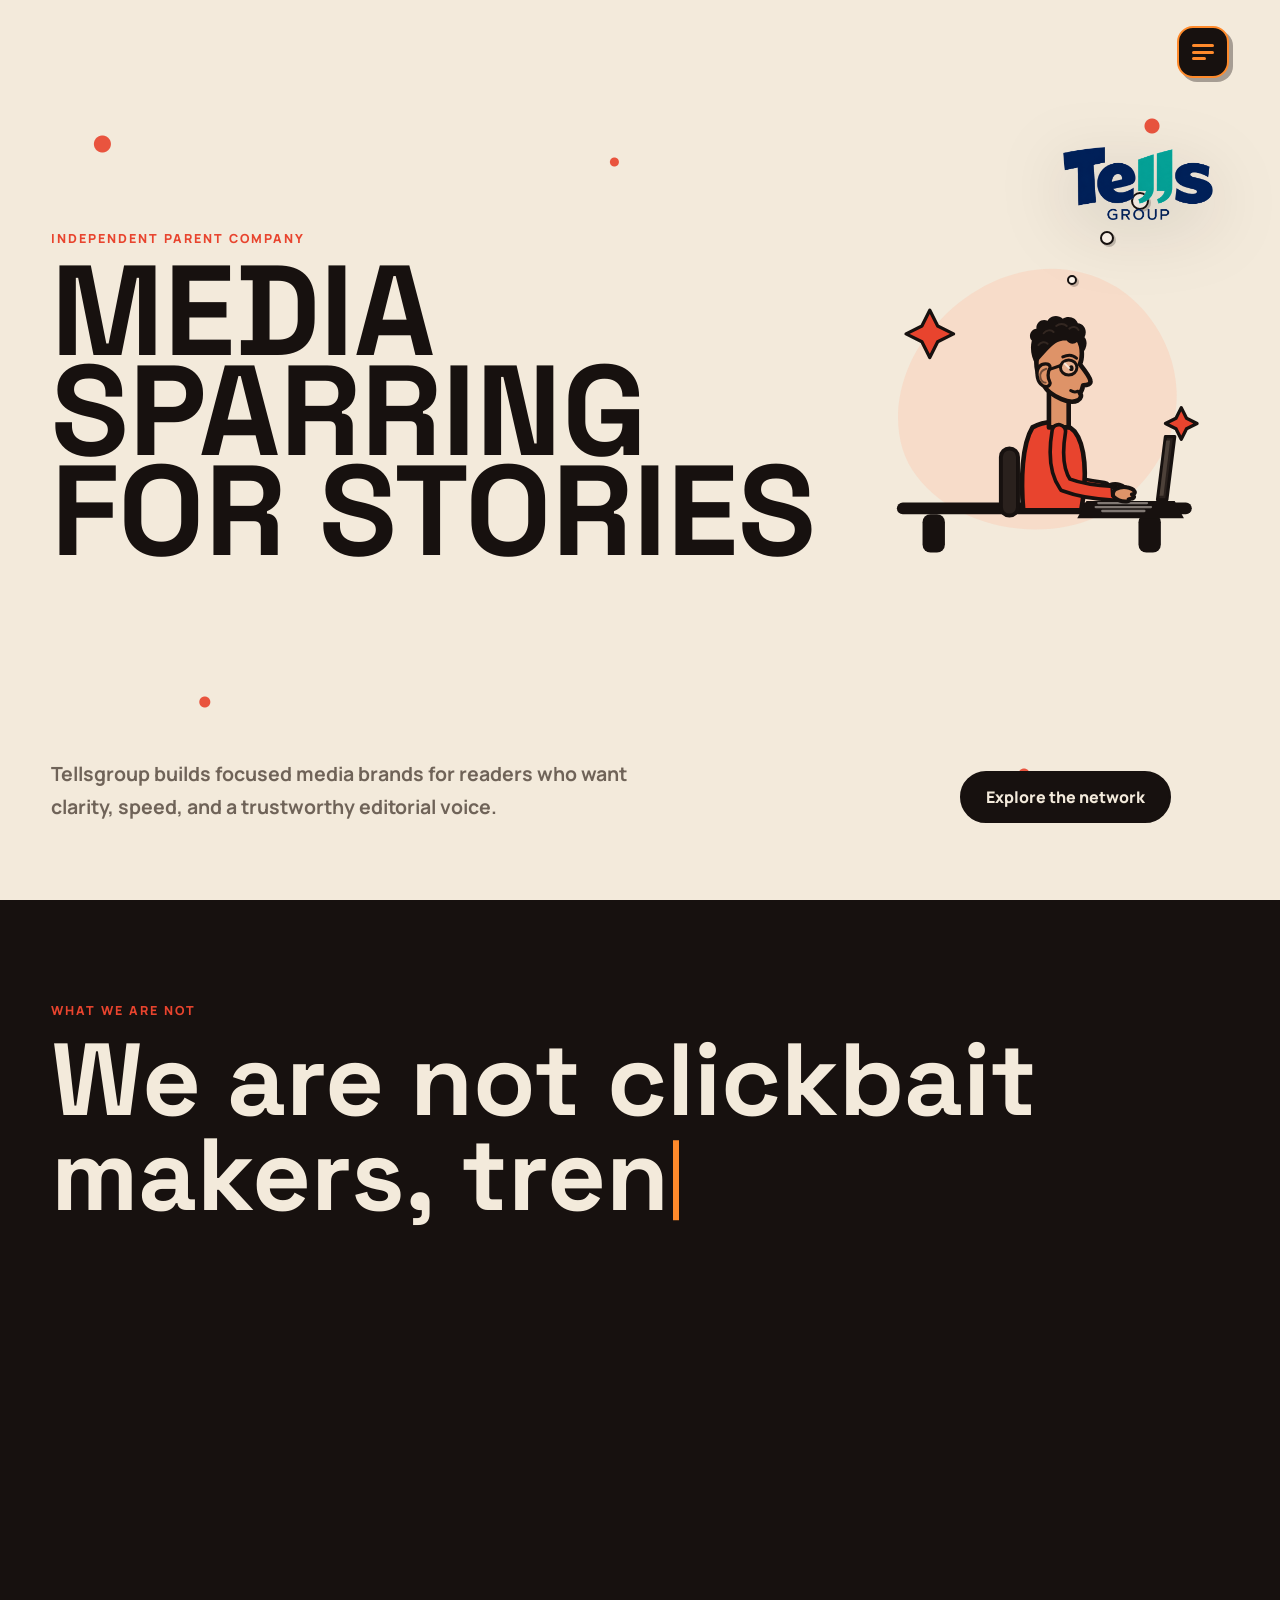
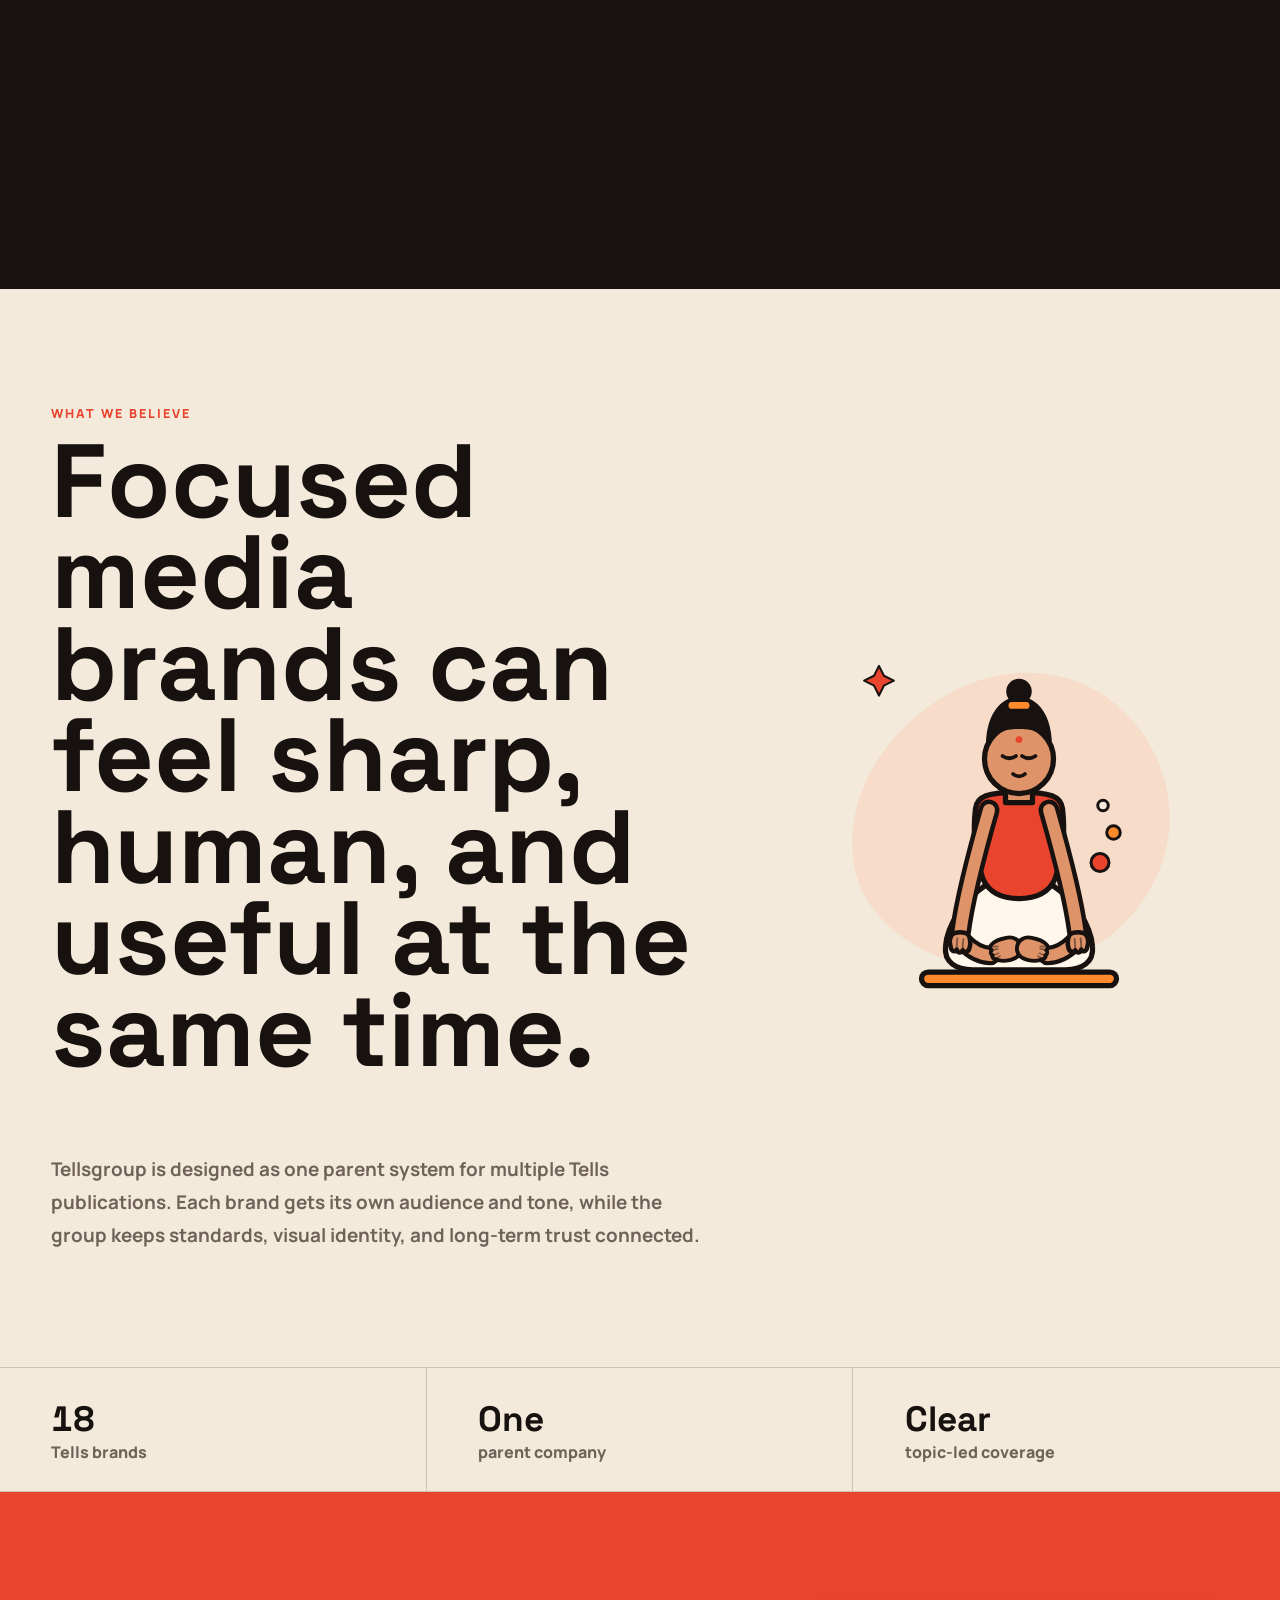
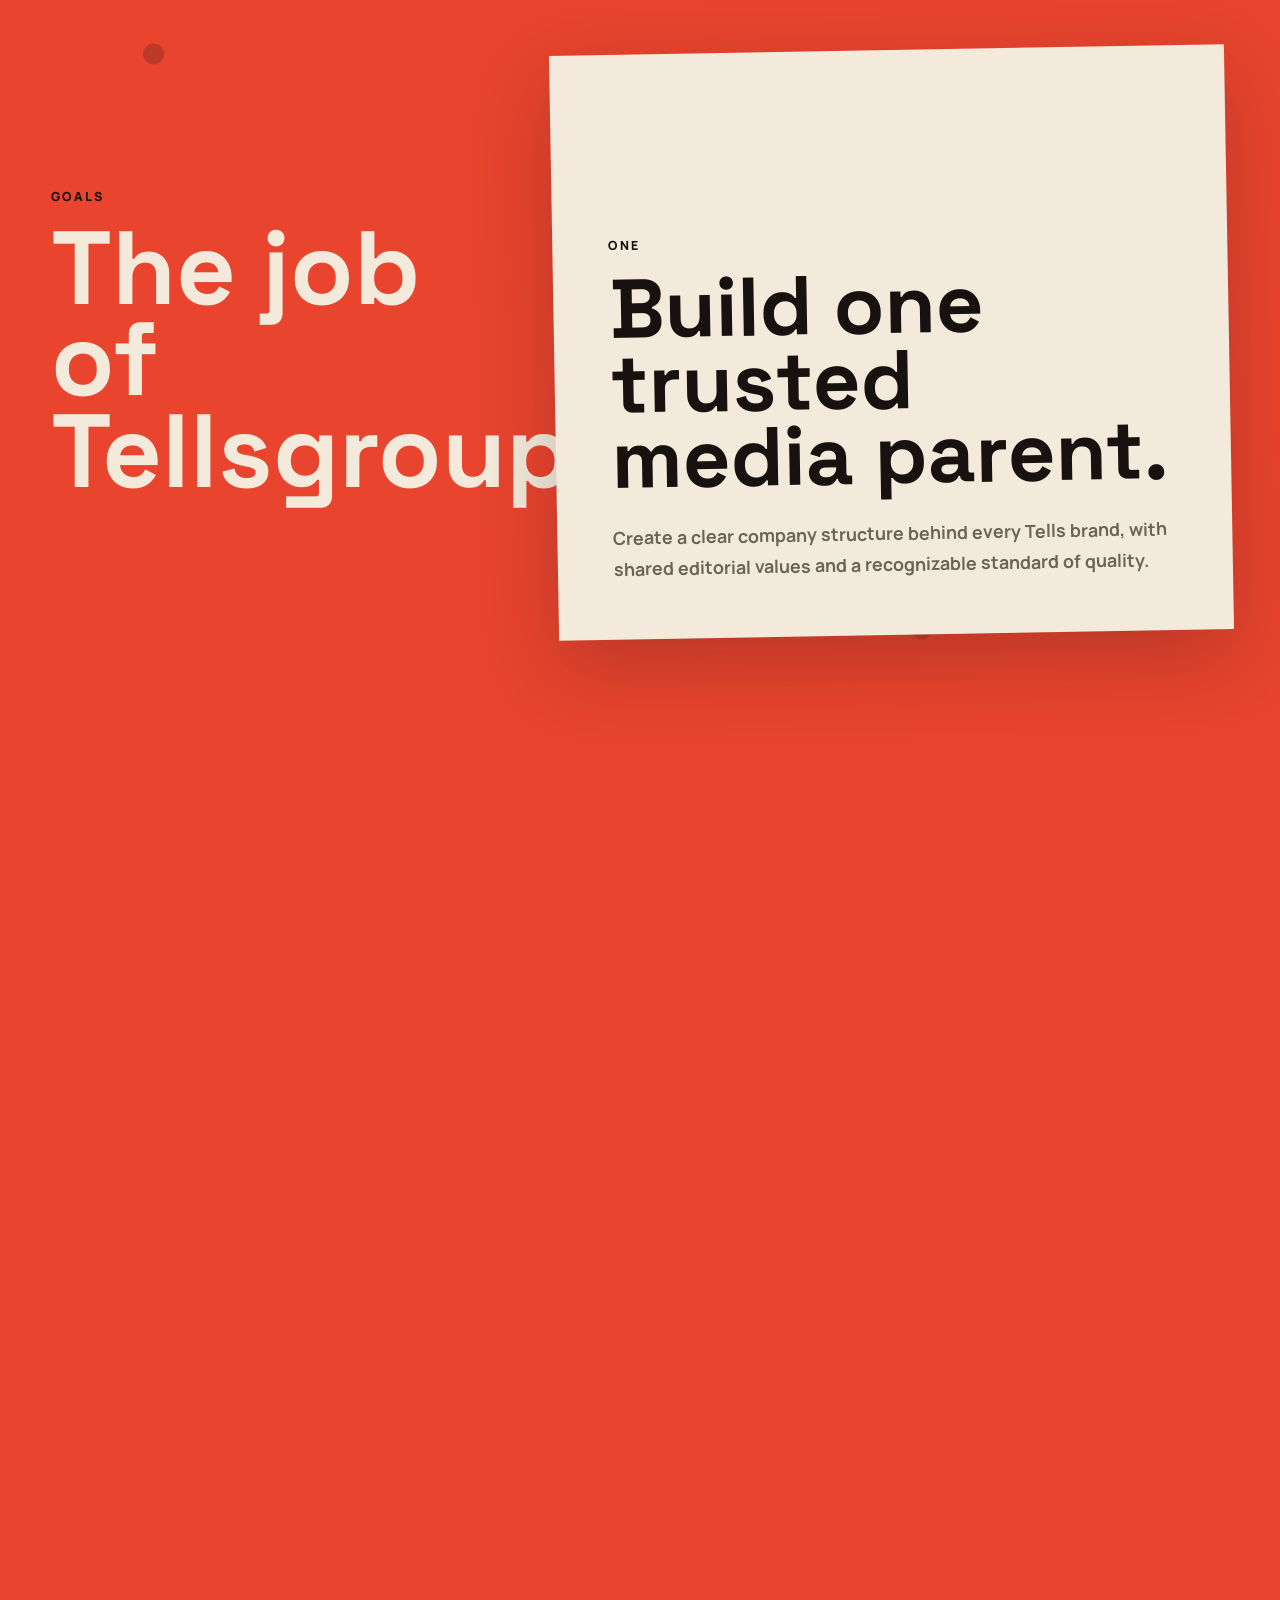
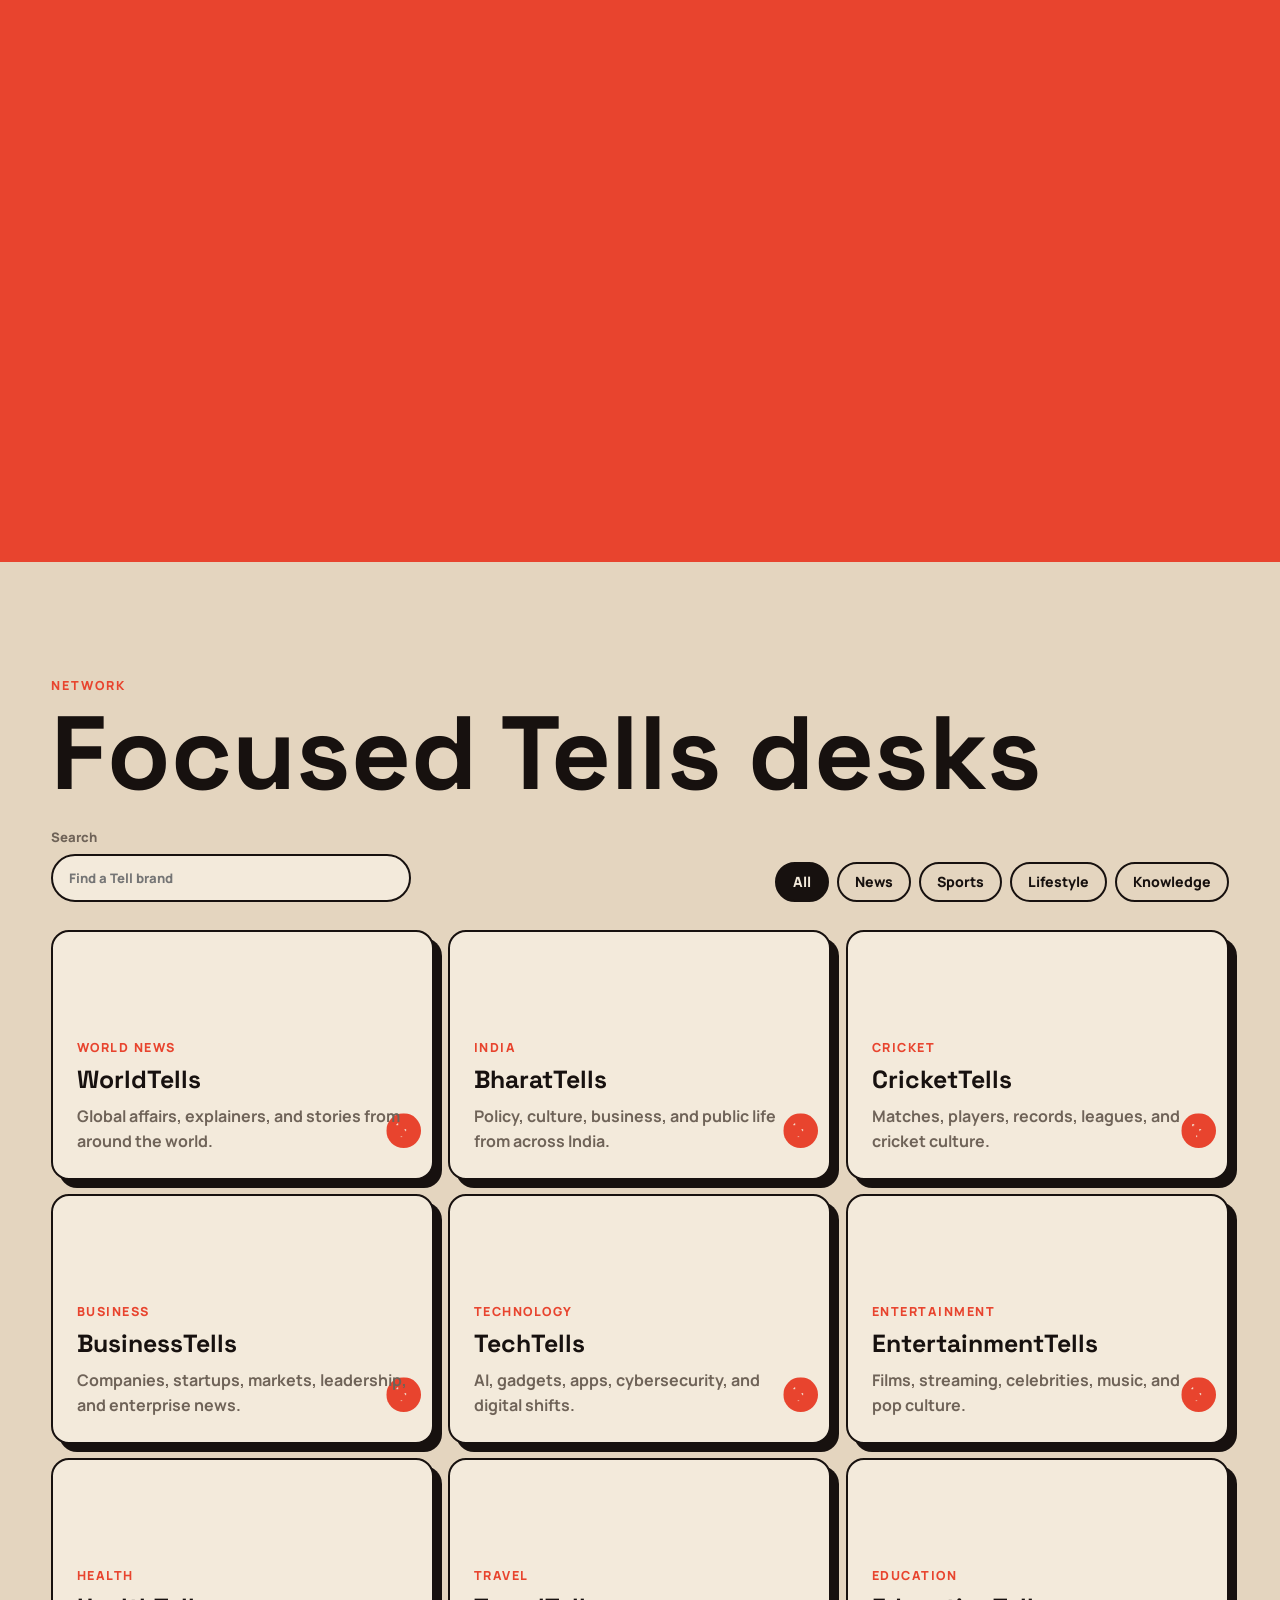
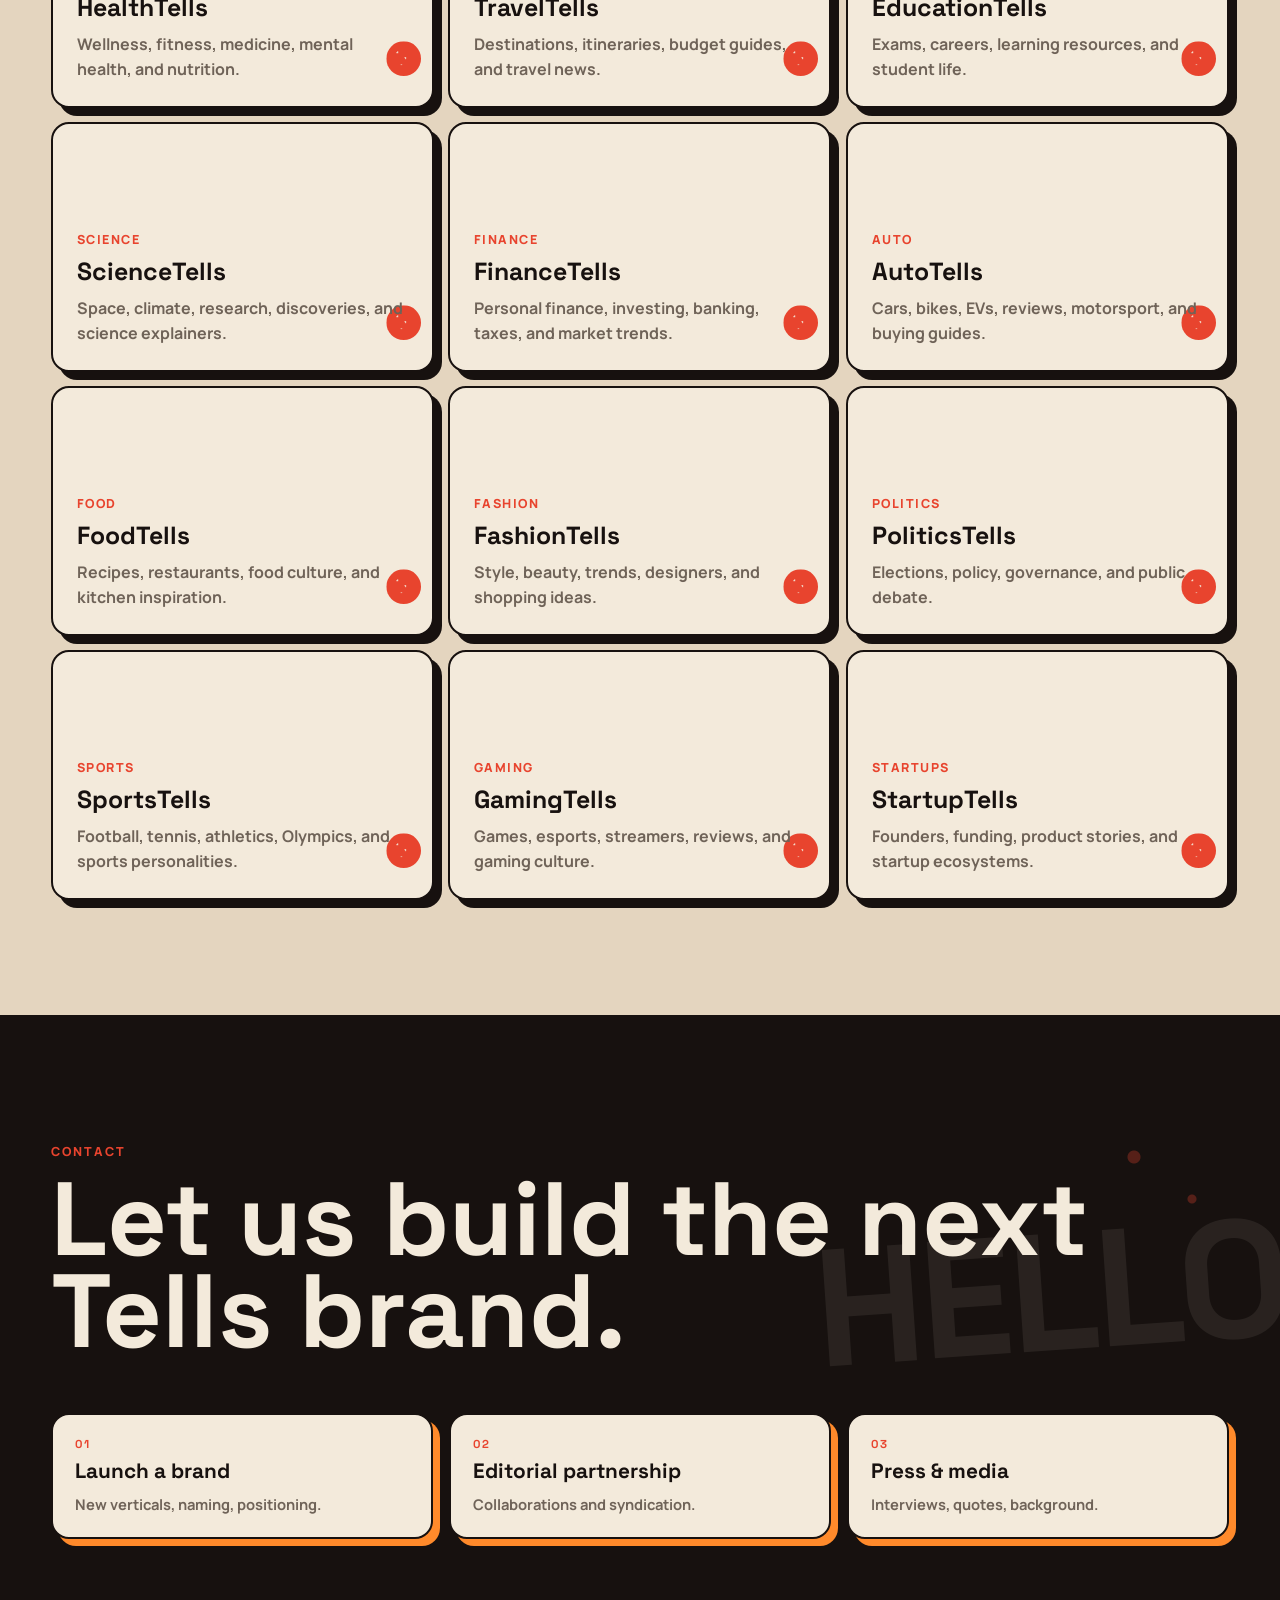
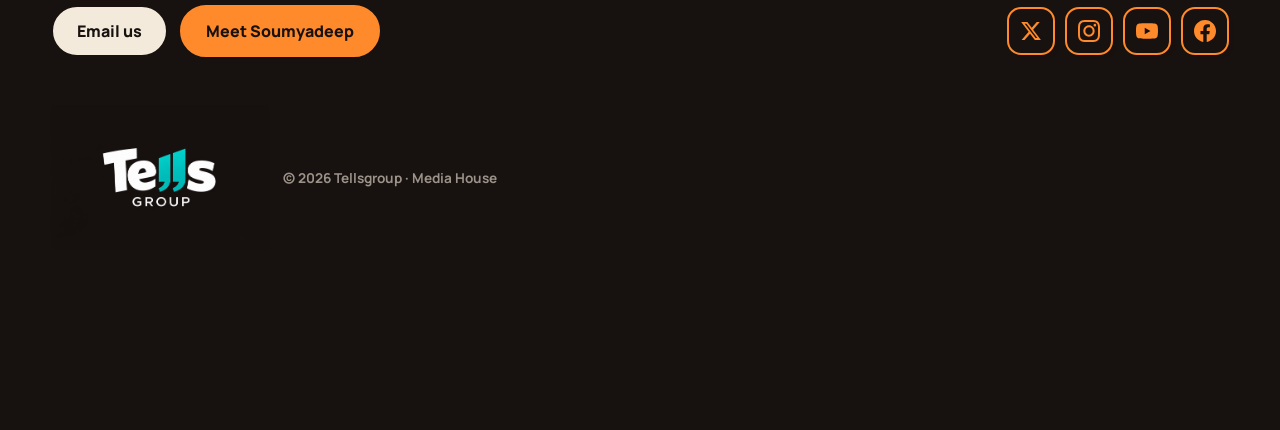
<file: index.html>
<!DOCTYPE html>
<html lang="en">
<head>
  <meta charset="UTF-8">
  <meta name="viewport" content="width=device-width, initial-scale=1.0">
  <title>Tellsgroup | Media House</title>
  <meta name="description" content="Tellsgroup is the parent company behind focused Tells brands across news, India, cricket, business, technology, and culture.">
  <link rel="icon" href="assets/favicon.ico" sizes="any">
  <link rel="icon" type="image/png" sizes="16x16" href="assets/favicon-16x16.png">
  <link rel="icon" type="image/png" sizes="32x32" href="assets/favicon-32x32.png">
  <link rel="icon" type="image/png" sizes="192x192" href="assets/android-chrome-192x192.png">
  <link rel="apple-touch-icon" sizes="180x180" href="assets/apple-touch-icon.png">
  <meta name="theme-color" content="#17110f">
  <link rel="preconnect" href="https://fonts.googleapis.com">
  <link rel="preconnect" href="https://fonts.gstatic.com" crossorigin>
  <link href="https://fonts.googleapis.com/css2?family=Manrope:wght@400;500;600;700;800;900&family=Space+Grotesk:wght@500;600;700&display=swap" rel="stylesheet">
  <link rel="stylesheet" href="styles.css">
</head>
<body>
<header class="site-header" id="siteHeader">
    <button
      class="menu-toggle"
      id="menuToggle"
      type="button"
      aria-label="Open menu"
      aria-controls="mobileNav"
      aria-expanded="false"
    >
      <span class="menu-toggle-lines" aria-hidden="true">
        <span></span>
        <span></span>
        <span></span>
      </span>
    </button>

    <!-- live scroll percentage, sits under the menu button -->
    <div class="scroll-progress" aria-hidden="true">
      <span class="scroll-progress-value" id="scrollProgress">0%</span>
    </div>

    <div class="mobile-nav" id="mobileNav" hidden>
      <nav class="mobile-nav-panel" aria-label="Navigation">
        <a href="#goals" data-mobile-link style="--i: 0">
          <span class="mobile-link-index">01</span>
          <span class="mobile-link-label">Goals</span>
        </a>
        <a href="#brands" data-mobile-link style="--i: 1">
          <span class="mobile-link-index">02</span>
          <span class="mobile-link-label">Brands</span>
        </a>
        <a href="#contact" data-mobile-link style="--i: 2">
          <span class="mobile-link-index">03</span>
          <span class="mobile-link-label">Contact</span>
        </a>
      </nav>
    </div>
  </header>

  <main id="top">
    <section class="hero">
      <div class="freckle-field" aria-hidden="true"></div>
      <div class="hero-copy-block">
        <p class="eyebrow">Independent parent company</p>
        <h1>MEDIA<br>SPARRING<br>FOR STORIES</h1>
      </div>

      <div class="hero-visual">
        <div class="thinker-animation" role="img" aria-label="Side view of an editor typing on a laptop while thinking about Tells, turning to wave on hover">
          <img class="idea-logo" src="assets/tellsgroup-logo-light.png" alt="">
          <span class="thought-dots" aria-hidden="true">
            <span></span>
            <span></span>
            <span></span>
          </span>
          <span class="hello-badge">HI</span>
          <svg class="thinker-svg" viewBox="0 0 560 520" aria-hidden="true" focusable="false">
            <path class="blob-bg" d="M86 368c-44-57-35-148 16-214C160 79 250 37 338 59c82 20 140 99 143 180 3 79-47 155-120 190-89 43-219 15-275-61Z"/>
            <g class="desk">
              <rect x="56" y="408" width="448" height="18" rx="9"/>
              <rect x="95" y="426" width="34" height="58" rx="12"/>
              <rect x="423" y="426" width="34" height="58" rx="12"/>
            </g>
            <!-- far arm drawn BEHIND the torso: in side view its root is hidden, only forearm and hand emerge -->
            <g class="arm-back-group">
              <path class="arm-ink" d="M298 306 C 291 338, 294 359, 304 374 C 326 381, 350 385, 370 388"/>
              <path class="arm-sleeve" d="M298 306 C 291 338, 294 359, 304 374 C 326 381, 350 385, 370 388"/>
              <path class="cuff" d="M368 382 L 376 384 L 377 397 L 369 395 Z"/>
              <g class="typing-hand hand-back">
                <path class="hand far" d="M373 385 C 379 380, 388 379, 394 381 C 400 383, 404 386, 405 390 C 406 393, 404 395, 401 395 L 403 397 C 405 399, 402 401, 399 401 L 397 402 C 398 404, 395 405, 392 404 C 385 404, 377 401, 373 397 C 370 394, 370 388, 373 385 Z"/>
                <circle class="finger far" cx="378" cy="400" r="3.6"/>
              </g>
            </g>
            <g class="editor">
              <rect class="chair-back" x="214" y="326" width="26" height="102" rx="13"/>
              <path class="torso" d="M262 294 C 284 282, 310 284, 326 300 C 342 320, 346 366, 336 420 L 248 420 C 244 374, 246 320, 262 294 Z"/>
              <path class="neck" d="M287 240 L 287 294 L 317 294 L 317 240 C 312 246 292 246 287 240 Z"/>
              <g class="head-side">
              <path class="head" d="M279 230
              C 268 213, 265 193, 272 175
              C 281 154, 300 144, 316 149
              C 330 153, 337 166, 337 182
              C 337 189, 336 194, 334 198
              C 341 207, 349 217, 350 223
              C 351 228, 346 230, 339 230
              C 338 235, 337 239, 334 242
              C 337 245, 336 250, 331 253
              C 325 256, 315 255, 306 251
              C 294 246, 284 239, 279 230 Z"/>
              <path class="ear-side" d="M285 198 C 274 196, 268 204, 269 215 C 270 226, 277 233, 284 232 C 288 231, 290 227, 288 224 C 285 220, 285 210, 288 205 C 290 202, 288 199, 285 198 Z"/>
              <path class="ear-line" d="M283 205 C 276 207, 273 212, 274 218 C 275 223, 278 226, 282 226"/>
              <path class="hair" d="M267 199 C 260 188, 258 174, 261 162 C 255 156, 259 145, 268 144 C 267 135, 276 128, 285 132 C 289 124, 301 122, 308 129 C 316 123, 328 127, 331 136 C 341 137, 346 148, 341 157 C 347 164, 344 176, 337 182 C 336 174, 333 168, 330 164 C 325 169, 317 167, 314 162 C 305 161, 296 165, 290 172 C 283 179, 273 189, 267 199 Z"/>
              <path class="hair-curl" d="M279 151 C 283 146, 290 145, 294 149"/>
              <path class="hair-curl" d="M298 140 C 303 136, 310 136, 314 140"/>
              <path class="hair-curl" d="M318 144 C 323 140, 329 141, 332 146"/>
              <path class="hair-curl" d="M271 169 C 275 164, 281 163, 285 167"/>
              <path class="brow" d="M308 187 C 316 183, 324 184, 329 189"/>
              <g class="glasses">
              <ellipse class="lens" cx="317" cy="203" rx="12.5" ry="11.5"/>
              <path class="temple" d="M305 200 L 288 206"/>
              <ellipse class="eye eye-left" cx="321" cy="204" rx="3.4" ry="4.4"/>
              <path class="lens-glint" d="M311 197l7 7"/>
              </g>
              <path class="mouth" d="M331 239 C 327 241, 323 240, 320 238"/>
              </g>
              <g class="head-front">
                <ellipse class="ear" cx="274" cy="212" rx="6.5" ry="8"/>
                <ellipse class="ear" cx="336" cy="212" rx="6.5" ry="8"/>
                <ellipse class="head" cx="305" cy="210" rx="31" ry="38"/>
                <path class="hair" d="M277 207 C 262 197, 256 180, 264 166 C 258 158, 263 146, 273 146 C 273 136, 284 130, 293 134 C 298 127, 312 126, 317 134 C 326 129, 338 134, 340 144 C 349 146, 353 157, 347 165 C 354 178, 351 197, 333 207 C 327 192, 318 179, 305 177 C 292 179, 283 192, 277 207 Z"/>
                <path class="hair-curl" d="M280 157 C 284 152, 291 151, 295 155"/>
                <path class="hair-curl" d="M301 147 C 306 143, 314 143, 318 147"/>
                <path class="hair-curl" d="M324 153 C 329 149, 336 150, 339 155"/>
                <path class="hair-curl" d="M270 173 C 274 168, 281 167, 285 171"/>
                <g class="glasses">
                  <path class="temple" d="M280 206 L 272 212"/>
                  <path class="temple" d="M334 206 L 339 211"/>
                  <rect class="lens" x="280" y="197" width="25" height="23" rx="10"/>
                  <rect class="lens" x="309" y="197" width="25" height="23" rx="10"/>
                  <path class="frame-link" d="M305 206 C 306 204, 308 204, 309 206"/>
                  <ellipse class="eye eye-left" cx="292" cy="209" rx="3.4" ry="4.4"/>
                  <ellipse class="eye eye-right" cx="321" cy="209" rx="3.4" ry="4.4"/>
                  <path class="lens-glint" d="M285 202l7 7"/>
                  <path class="lens-glint" d="M314 200l7 7"/>
                </g>
                <path class="nose" d="M305 222 c 3 5 3 8 -2 11"/>
                <path class="mouth" d="M295 238 c 7 5 13 5 19 0"/>
              </g>
            </g>
            <!-- laptop: screen hinged at the FAR side, keyboard between him and the screen -->
            <g class="laptop">
              <path class="screen" d="M452 404 L466 404 L478 308 L464 308 Z"/>
              <path class="screen-panel" d="M455 398 L461 398 L471 314 L465 314 Z"/>
              <path class="base" d="M344 406 L478 406 L492 432 L330 432 Z"/>
              <g class="keys">
                <line x1="362" y1="409" x2="436" y2="409"/>
                <line x1="358" y1="415" x2="442" y2="415"/>
                <line x1="368" y1="421" x2="432" y2="421"/>
              </g>
            </g>
            <g class="arm-front-group">
              <path class="arm-ink" d="M302 300 C 296 336, 300 364, 312 381 C 336 390, 362 393, 384 394"/>
              <path class="arm-sleeve" d="M302 300 C 296 336, 300 364, 312 381 C 336 390, 362 393, 384 394"/>
              <path class="cuff" d="M382 384 L 390 386 L 391 400 L 383 398 Z"/>
              <g class="typing-hand hand-front">
                <path class="hand" d="M388 388 C 394 385, 400 384, 405 385 C 411 386, 415 388, 417 391 C 418.5 393.5, 416.5 395.5, 413 396 L 415.5 398 C 417.5 400, 415 402.5, 411 402.5 L 408 403.5 C 410 405.5, 407 407.5, 403 406.5 C 396 406.5, 390 404, 386 400 C 383 397, 384 391, 388 388 Z"/>

              </g>
            </g>
            <!-- purpose-drawn waving arm with open palm — springs up on hover -->
            <g class="arm-wave-group">
              <path class="arm-ink" d="M302 300 C 318 292, 338 278, 348 257 C 356 237, 357 212, 356 190"/>
              <path class="arm-sleeve" d="M302 300 C 318 292, 338 278, 348 257 C 356 237, 357 212, 356 190"/>
              <g class="wave-hand">
                <path class="wave-part" d="M347 191 C 345 187, 343 184, 343 181 C 340 180, 336 178.5, 333.5 177.5 C 330 176, 328 174, 328.5 171.5 C 329 169, 331.5 168.5, 334 169.5 C 337 170.5, 340.5 171, 343 171.5 C 343 168, 342.5 165, 342.5 162 C 342 156, 341.5 147, 341.5 142 C 341.5 138.5, 343 136.5, 345.5 136.5 C 348 136.5, 349.5 138.5, 349.5 142 C 349.5 147, 349.5 154, 349.7 160 C 350 155, 350.5 141, 350.5 134 C 350.5 130.5, 352 128.5, 354.5 128.5 C 357 128.5, 358.5 130.5, 358.5 134 C 358.5 141, 358.7 154, 358.9 159.5 C 359.2 154, 360 143, 360.5 138.5 C 360.9 135, 362.5 133.2, 365 133.5 C 367.4 133.8, 368.7 135.9, 368.3 139.4 C 367.8 144, 367.5 156, 367.5 162.5 C 368 158, 369 151, 369.7 148 C 370.4 144.8, 372.2 143.4, 374.4 144 C 376.6 144.6, 377.6 146.7, 377 149.8 C 376.2 154, 374.5 163, 374 168 C 373.5 174, 372 183, 369.5 189 C 368.5 190.5, 367.5 191, 366 191 Z"/>
              </g>
              <ellipse class="cuff" cx="356" cy="188" rx="11.5" ry="5.5" transform="rotate(-8 356 188)"/>
            </g>
            <path class="spark spark-one" d="M106 116l12 24 24 12-24 12-12 24-12-24-24-12 24-12 12-24Z"/>
            <path class="spark spark-two" d="M488 264l8 16 16 8-16 8-8 16-8-16-16-8 16-8 8-16Z"/>
          </svg>
        </div>
      </div>

      <div class="hero-bottom">
        <p>Tellsgroup builds focused media brands for readers who want clarity, speed, and a trustworthy editorial voice.</p>
        <a class="round-button" href="#brands">Explore the network</a>
      </div>
    </section>

    <section class="anti-section">
      <p class="eyebrow">What we are not</p>
      <p class="anti-copy">We are not clickbait makers, trend chasers, copy-paste news farms, noisy aggregators, faceless content machines, or a random group of websites.</p>
    </section>

    <section class="statement-section" id="about">
      <div class="lotus-rain" aria-hidden="true">
        <span class="lotus-item" style="--x:12%;--d:12s;--delay:-5s;--s:.8;--o:.5;--petal:#ff8a2b;--sw:3s">
          <svg class="lotus-petal" viewBox="0 0 24 32"><path d="M12 2 C 21 11, 22 22, 12 30 C 2 22, 3 11, 12 2 Z"/></svg>
        </span>
        <span class="lotus-item" style="--x:22%;--d:14.5s;--delay:-3s;--s:1;--o:.45;--petal:#ef9cb8">
          <svg class="lotus-flower" viewBox="0 0 48 48"><ellipse cx="24" cy="15" rx="6.5" ry="11"/><ellipse cx="24" cy="15" rx="6.5" ry="11" transform="rotate(45 24 24)"/><ellipse cx="24" cy="15" rx="6.5" ry="11" transform="rotate(90 24 24)"/><ellipse cx="24" cy="15" rx="6.5" ry="11" transform="rotate(135 24 24)"/><ellipse cx="24" cy="15" rx="6.5" ry="11" transform="rotate(180 24 24)"/><ellipse cx="24" cy="15" rx="6.5" ry="11" transform="rotate(225 24 24)"/><ellipse cx="24" cy="15" rx="6.5" ry="11" transform="rotate(270 24 24)"/><ellipse cx="24" cy="15" rx="6.5" ry="11" transform="rotate(315 24 24)"/><circle cx="24" cy="24" r="4.5"/></svg>
        </span>
        <span class="lotus-item" style="--x:30%;--d:15s;--delay:-8s;--s:.9;--o:.45;--petal:#ef9cb8">
          <svg class="lotus-flower" viewBox="0 0 48 48"><ellipse cx="24" cy="15" rx="6.5" ry="11"/><ellipse cx="24" cy="15" rx="6.5" ry="11" transform="rotate(45 24 24)"/><ellipse cx="24" cy="15" rx="6.5" ry="11" transform="rotate(90 24 24)"/><ellipse cx="24" cy="15" rx="6.5" ry="11" transform="rotate(135 24 24)"/><ellipse cx="24" cy="15" rx="6.5" ry="11" transform="rotate(180 24 24)"/><ellipse cx="24" cy="15" rx="6.5" ry="11" transform="rotate(225 24 24)"/><ellipse cx="24" cy="15" rx="6.5" ry="11" transform="rotate(270 24 24)"/><ellipse cx="24" cy="15" rx="6.5" ry="11" transform="rotate(315 24 24)"/><circle cx="24" cy="24" r="4.5"/></svg>
        </span>
        <span class="lotus-item" style="--x:48%;--d:11s;--delay:-2s;--s:.7;--o:.5;--petal:#e8442e;--sw:2.6s">
          <svg class="lotus-petal" viewBox="0 0 24 32"><path d="M12 2 C 21 11, 22 22, 12 30 C 2 22, 3 11, 12 2 Z"/></svg>
        </span>
        <span class="lotus-item" style="--x:66%;--d:16s;--delay:-10s;--s:1.1;--o:.4;--petal:#ef9cb8">
          <svg class="lotus-flower" viewBox="0 0 48 48"><ellipse cx="24" cy="15" rx="6.5" ry="11"/><ellipse cx="24" cy="15" rx="6.5" ry="11" transform="rotate(45 24 24)"/><ellipse cx="24" cy="15" rx="6.5" ry="11" transform="rotate(90 24 24)"/><ellipse cx="24" cy="15" rx="6.5" ry="11" transform="rotate(135 24 24)"/><ellipse cx="24" cy="15" rx="6.5" ry="11" transform="rotate(180 24 24)"/><ellipse cx="24" cy="15" rx="6.5" ry="11" transform="rotate(225 24 24)"/><ellipse cx="24" cy="15" rx="6.5" ry="11" transform="rotate(270 24 24)"/><ellipse cx="24" cy="15" rx="6.5" ry="11" transform="rotate(315 24 24)"/><circle cx="24" cy="24" r="4.5"/></svg>
        </span>
        <span class="lotus-item" style="--x:58%;--d:13.5s;--delay:-7s;--s:.75;--o:.5;--petal:#ff8a2b;--sw:3s">
          <svg class="lotus-petal" viewBox="0 0 24 32"><path d="M12 2 C 21 11, 22 22, 12 30 C 2 22, 3 11, 12 2 Z"/></svg>
        </span>
        <span class="lotus-item" style="--x:80%;--d:13s;--delay:-6s;--s:.85;--o:.55;--petal:#fff6ec">
          <svg class="lotus-petal" viewBox="0 0 24 32"><path d="M12 2 C 21 11, 22 22, 12 30 C 2 22, 3 11, 12 2 Z"/></svg>
        </span>
        <span class="lotus-item" style="--x:90%;--d:14s;--delay:-1s;--s:.8;--o:.45;--petal:#ef9cb8">
          <svg class="lotus-flower" viewBox="0 0 48 48"><ellipse cx="24" cy="15" rx="6.5" ry="11"/><ellipse cx="24" cy="15" rx="6.5" ry="11" transform="rotate(45 24 24)"/><ellipse cx="24" cy="15" rx="6.5" ry="11" transform="rotate(90 24 24)"/><ellipse cx="24" cy="15" rx="6.5" ry="11" transform="rotate(135 24 24)"/><ellipse cx="24" cy="15" rx="6.5" ry="11" transform="rotate(180 24 24)"/><ellipse cx="24" cy="15" rx="6.5" ry="11" transform="rotate(225 24 24)"/><ellipse cx="24" cy="15" rx="6.5" ry="11" transform="rotate(270 24 24)"/><ellipse cx="24" cy="15" rx="6.5" ry="11" transform="rotate(315 24 24)"/><circle cx="24" cy="24" r="4.5"/></svg>
        </span>
      </div>
      <div>
        <p class="eyebrow">What we believe</p>
        <h2>Focused media brands can feel sharp, human, and useful at the same time.</h2>
      </div>
      <figure class="yoga-figure reveal-item" tabindex="0" role="img" aria-label="Meditating figure giving a blessing">
        <svg class="yoga-svg" xmlns="http://www.w3.org/2000/svg" viewBox="0 0 560 520" focusable="false">
          <path class="yoga-blob" d="M86 368c-44-57-35-148 16-214C160 79 250 37 338 59c82 20 140 99 143 180 3 79-47 155-120 190-89 43-219 15-275-61Z"/>
          <g class="yoga-body">
            <rect class="yoga-mat" x="150" y="452" width="260" height="18" rx="9"/>
            <!-- Folded legs (padmasana): lap mass, shins folding in, feet sole-up on the lap -->
            <path class="yoga-legs" d="M236 336 C 206 356, 184 390, 182 418 C 180 439, 196 449, 218 449 L342 449 C 364 449, 380 439, 378 418 C 376 390, 354 356, 324 336 Z"/>

            <!-- Shins fold from each knee inward; the ends tuck under the feet -->
            <path class="yoga-shin-ink shin-left" d="M206 412 C 218 424, 230 430, 242 430"/>
            <path class="yoga-shin shin-left" d="M206 412 C 218 424, 230 430, 242 430"/>
            <path class="yoga-shin-ink shin-right" d="M354 412 C 342 424, 330 430, 318 430"/>
            <path class="yoga-shin shin-right" d="M354 412 C 342 424, 330 430, 318 430"/>

            <!-- Feet resting sole-up on the lap, toes pointing outward -->
            <g class="yoga-foot-group" transform="translate(262 422) rotate(-12)">
              <path class="yoga-foot" d="M 4 -15 C -4 -15, -12 -14, -16 -11 C -20 -9, -21 -5, -18 -3 C -21 -1, -21 2, -18 4 C -20 6, -19 9, -15 10 C -12 13, -4 15, 4 15 C 14 15, 21 9, 21 0 C 21 -9, 14 -15, 4 -15 Z"/>
              <path class="yoga-toe-line" d="M -17 -7 C -13 -7, -11 -7, -9 -6"/>
              <path class="yoga-toe-line" d="M -18 -3 C -14 -3, -12 -3, -10 -3"/>
              <path class="yoga-toe-line" d="M -18 4  C -14 4, -12 3, -10 3"/>
              <path class="yoga-toe-line" d="M -16 9  C -13 8, -11 8, -9 7"/>
            </g>
            <g class="yoga-foot-group" transform="translate(298 422) rotate(12) scale(-1 1)">
              <path class="yoga-foot" d="M 4 -15 C -4 -15, -12 -14, -16 -11 C -20 -9, -21 -5, -18 -3 C -21 -1, -21 2, -18 4 C -20 6, -19 9, -15 10 C -12 13, -4 15, 4 15 C 14 15, 21 9, 21 0 C 21 -9, 14 -15, 4 -15 Z"/>
              <path class="yoga-toe-line" d="M -17 -7 C -13 -7, -11 -7, -9 -6"/>
              <path class="yoga-toe-line" d="M -18 -3 C -14 -3, -12 -3, -10 -3"/>
              <path class="yoga-toe-line" d="M -18 4  C -14 4, -12 3, -10 3"/>
              <path class="yoga-toe-line" d="M -16 9  C -13 8, -11 8, -9 7"/>
            </g>

            <path class="yoga-torso" d="M222 234 C218 268 222 300 232 328 C240 346 258 354 280 354 C302 354 320 346 328 328 C338 300 342 268 338 234 C336 218 322 212 280 212 C238 212 224 218 222 234 Z"/>

            <!-- Left arm (her left, our right) rests on the knee -->
            <path class="yoga-arm-ink arm-right" d="M320 236 C 336 292, 352 350, 358 398"/>
            <path class="yoga-arm arm-right" d="M320 236 C 336 292, 352 350, 358 398"/>
            <g class="yoga-hand-group" transform="translate(359 412)">
              <path class="yoga-hand" d="M -11 -10 C -14 -6, -15 2, -13 8 C -12 13, -7 15, -4 11 C -2 15, 3 15, 4 10 C 6 14, 11 13, 12 7 C 14 1, 13 -6, 10 -10 C 6 -14, -7 -14, -11 -10 Z"/>
              <path class="yoga-finger-line" d="M -4 11 C -4 5, -4 0, -5 -4"/>
              <path class="yoga-finger-line" d="M 4 10 C 4 4, 4 -1, 3 -5"/>
            </g>

            <!-- Right arm (her right, our left) rests on the knee until the blessing -->
            <g class="yoga-arm-resting">
              <path class="yoga-arm-ink arm-left" d="M240 236 C 224 292, 208 350, 202 398"/>
              <path class="yoga-arm arm-left" d="M240 236 C 224 292, 208 350, 202 398"/>
              <g class="yoga-hand-group" transform="translate(201 412) scale(-1 1)">
                <path class="yoga-hand" d="M -11 -10 C -14 -6, -15 2, -13 8 C -12 13, -7 15, -4 11 C -2 15, 3 15, 4 10 C 6 14, 11 13, 12 7 C 14 1, 13 -6, 10 -10 C 6 -14, -7 -14, -11 -10 Z"/>
                <path class="yoga-finger-line" d="M -4 11 C -4 5, -4 0, -5 -4"/>
                <path class="yoga-finger-line" d="M 4 10 C 4 4, 4 -1, 3 -5"/>
              </g>
            </g>

            <!-- Blessing mudra (abhaya) — hidden until hover -->
            <g class="yoga-blessing" opacity="0">
              <!-- divine saffron glow behind the raised palm -->
              <circle class="yoga-blessing-glow" cx="178" cy="114" r="42"/>
              <circle class="yoga-blessing-glow-ring" cx="178" cy="114" r="52"/>
              <!-- raised right arm (ink outline + skin fill) -->
              <path class="yoga-arm-ink yoga-blessing-arm-ink" d="M240 236 C 224 220, 200 190, 180 154" stroke-linecap="round"/>
              <path class="yoga-arm yoga-blessing-arm" d="M240 236 C 224 220, 200 190, 180 154" stroke-linecap="round"/>
              <!-- hand: abhaya/ashirvad mudra scaled around wrist joint (192, 196) -->
              <g transform="translate(-12, -42) translate(192, 196) scale(0.64) translate(-192, -196)">
                <g class="yoga-blessing-hand">
                  <path class="yoga-blessing-hand-outline" d="
                    M 176 196
                    C 170 178, 165 158, 165 140
                    C 165 120, 167 106, 171 106
                    C 175 106, 177 114, 177 120
                    C 177 104, 179 90, 183 90
                    C 187 90, 189 100, 189 112
                    C 189 98, 192 82, 196 82
                    C 200 82, 202 94, 203 108
                    C 203 98, 204 86, 208 86
                    C 212 86, 214 96, 213 114
                    C 213 130, 211 142, 209 148
                    C 213 142, 221 133, 230 128
                    C 237 124, 244 128, 244 135
                    C 244 144, 237 158, 228 170
                    C 220 180, 214 188, 212 196
                    Z"/>

                  <!-- Vertical finger division lines extending down into the palm -->
                  <path class="yoga-blessing-finger-line" d="M 177 118 C 177 132, 177 148, 177 160"/>
                  <path class="yoga-blessing-finger-line" d="M 189 110 C 189 128, 189 146, 189 164"/>
                  <path class="yoga-blessing-finger-line" d="M 203 106 C 203 126, 202 144, 202 162"/>

                  <!-- Horizontal knuckle arc creases -->
                  <path class="yoga-blessing-knuckle" d="M 167 124 Q 171 126 175 124"/>
                  <path class="yoga-blessing-knuckle" d="M 168 136 Q 172 138 176 136"/>
                  <path class="yoga-blessing-knuckle" d="M 179 110 Q 183 112 187 110"/>
                  <path class="yoga-blessing-knuckle" d="M 179 128 Q 183 130 187 128"/>
                  <path class="yoga-blessing-knuckle" d="M 191 104 Q 195 106 199 104"/>
                  <path class="yoga-blessing-knuckle" d="M 191 124 Q 195 126 199 124"/>
                  <path class="yoga-blessing-knuckle" d="M 204 106 Q 207 108 211 106"/>
                  <path class="yoga-blessing-knuckle" d="M 203 126 Q 207 128 210 126"/>

                  <!-- Palm creases (Ashirvad style) -->
                  <path class="yoga-blessing-palm-line" d="M 171 160 C 182 156, 195 156, 207 160"/>
                  <path class="yoga-blessing-palm-line" d="M 175 170 C 187 168, 199 164, 209 152"/>
                  <path class="yoga-blessing-palm-line" d="M 209 152 C 201 166, 197 178, 197 194"/>
                </g>

                <!-- Rudraksha mala (prayer bead bracelet wrapped around wrist) -->
                <g class="yoga-blessing-mala">
                  <circle class="yoga-mala-bead" cx="174" cy="196" r="5.5"/>
                  <circle class="yoga-mala-bead" cx="183" cy="199" r="5.5"/>
                  <circle class="yoga-mala-bead" cx="192" cy="200" r="5.5"/>
                  <circle class="yoga-mala-bead" cx="201" cy="199" r="5.5"/>
                  <circle class="yoga-mala-bead" cx="210" cy="195" r="5.5"/>
                  
                  <circle class="yoga-mala-bead-top" cx="177" cy="190" r="5"/>
                  <circle class="yoga-mala-bead-top" cx="186" cy="192" r="5"/>
                  <circle class="yoga-mala-bead-top" cx="195" cy="192" r="5"/>
                  <circle class="yoga-mala-bead-top" cx="204" cy="190" r="5"/>
                  <circle class="yoga-mala-guru" cx="192" cy="208" r="6.5"/>
                </g>
              </g>
            </g>
          </g>
          <g class="yoga-head">
            <path class="yoga-neck" d="M262 204 h36 v22 h-36 z"/>
            <circle class="yoga-face" cx="280" cy="168" r="46"/>
            <path class="yoga-hair" d="M236 158 C 234 108, 256 86, 280 84 C 304 86, 326 108, 324 158 C 322 134, 302 128, 280 128 C 258 128, 238 134, 236 158 Z"/>
            <circle class="yoga-bun" cx="280" cy="78" r="17"/>
            <rect class="yoga-tie" x="266" y="92" width="28" height="9" rx="4.5"/>

            <!-- Closed (meditating) eyes — fade out on hover -->
            <path class="yoga-eye eye-left" d="M258 164 C 264 168, 270 168, 276 164"/>
            <path class="yoga-eye eye-right" d="M284 164 C 290 168, 296 168, 302 164"/>

            <!-- Open eyes — hidden until hover -->
            <g class="yoga-eyes-open" opacity="0">
              <!-- eye whites (outlines) -->
              <ellipse class="yoga-eye-open-outline" cx="267" cy="167" rx="8" ry="9"/>
              <ellipse class="yoga-eye-open-outline" cx="293" cy="167" rx="8" ry="9"/>
              <!-- pupils -->
              <ellipse class="yoga-eye-pupil" cx="267" cy="168" rx="4.5" ry="6"/>
              <ellipse class="yoga-eye-pupil" cx="293" cy="168" rx="4.5" ry="6"/>
              <!-- catchlights -->
              <circle class="yoga-eye-shine" cx="269" cy="165" r="1.8" fill="#fff"/>
              <circle class="yoga-eye-shine" cx="295" cy="165" r="1.8" fill="#fff"/>
              <!-- raised warm eyebrows for the "blessing" look -->
              <path class="yoga-eyebrow" d="M256 153 Q 267 148 278 154"/>
              <path class="yoga-eyebrow" d="M282 154 Q 293 148 304 153"/>
            </g>

            <!-- Smile (closed-mouth, soft; gets a subtle lift in CSS when blessing) -->
            <path class="yoga-smile" d="M272 188 C 276 192, 284 192, 288 188"/>
            <path class="yoga-smile-blessing" d="M270 188 C 275 194, 285 194, 290 188" opacity="0"/>
            <circle class="yoga-bindi" cx="280" cy="142" r="4.5"/>
          </g>
          <g transform="translate(35 -20) scale(0.55)">
            <path class="yoga-spark" d="M106 116l12 24 24 12-24 12-12 24-12-24-24-12 24-12 12-24Z"/>
          </g>
          <g class="yoga-dots">
            <circle class="yoga-dot" cx="388" cy="306" r="12"/>
            <circle class="yoga-dot" cx="406" cy="266" r="9"/>
            <circle class="yoga-dot" cx="392" cy="230" r="7"/>
          </g>
          <g class="yoga-badge">
            <rect class="yoga-badge-shadow" x="402" y="152" width="78" height="50" rx="25" transform="rotate(-4 441 177)"/>
            <rect class="yoga-badge-bg" x="397" y="147" width="78" height="50" rx="25" transform="rotate(-4 436 172)"/>
            <text x="436" y="184" text-anchor="middle">OM</text>
          </g>
        </svg>
      </figure>
      <p>Tellsgroup is designed as one parent system for multiple Tells publications. Each brand gets its own audience and tone, while the group keeps standards, visual identity, and long-term trust connected.</p>
    </section>

    <section class="stats-band" aria-label="Network highlights">
      <div>
        <strong>18</strong>
        <span>Tells brands</span>
      </div>
      <div>
        <strong>One</strong>
        <span>parent company</span>
      </div>
      <div>
        <strong>Clear</strong>
        <span>topic-led coverage</span>
      </div>
    </section>

    <section class="goals-stage" id="goals">
      <div class="goal-pin">
        <div class="goal-label">
          <span>goals</span>
          <h2>The job of Tellsgroup</h2>
        </div>

        <div class="goal-deck" aria-label="Tellsgroup goals">
          <article class="goal-card is-active">
            <span>one</span>
            <h3>Build one trusted media parent.</h3>
            <p>Create a clear company structure behind every Tells brand, with shared editorial values and a recognizable standard of quality.</p>
          </article>
          <article class="goal-card">
            <span>two</span>
            <h3>Make each topic instantly clear.</h3>
            <p>Every Tells brand should explain its purpose in seconds, so readers know why it exists and when to return.</p>
          </article>
          <article class="goal-card">
            <span>three</span>
            <h3>Grow without becoming noisy.</h3>
            <p>Launch new verticals with discipline, not clutter. The group should become bigger while staying simple to understand.</p>
          </article>
          <article class="goal-card">
            <span>four</span>
            <h3>Turn attention into trust.</h3>
            <p>Use design, speed, and responsible publishing to make the Tells network dependable for readers, partners, and future teams.</p>
          </article>
        </div>
      </div>
    </section>

    <section class="brands-section" id="brands">
      <div class="section-heading">
        <p class="eyebrow">Network</p>
        <h2>Focused Tells desks</h2>
      </div>

      <div class="brand-tools" aria-label="Brand filters">
        <label class="search-field">
          <span>Search</span>
          <input id="brandSearch" type="search" placeholder="Find a Tell brand" autocomplete="off">
        </label>
        <div class="filter-buttons" role="group" aria-label="Filter brands by category">
          <button class="filter-button active" type="button" data-filter="all">All</button>
          <button class="filter-button" type="button" data-filter="news">News</button>
          <button class="filter-button" type="button" data-filter="sports">Sports</button>
          <button class="filter-button" type="button" data-filter="lifestyle">Lifestyle</button>
          <button class="filter-button" type="button" data-filter="knowledge">Knowledge</button>
        </div>
      </div>

      <div class="brands-grid" id="brandsGrid">
        <a class="brand-card" href="https://tellsgroup.vercel.app/" data-category="news"><span>World news</span><strong>WorldTells</strong><p>Global affairs, explainers, and stories from around the world.</p></a>
        <a class="brand-card" href="https://tellsgroup.vercel.app/" data-category="news"><span>India</span><strong>BharatTells</strong><p>Policy, culture, business, and public life from across India.</p></a>
        <a class="brand-card" href="https://tellsgroup.vercel.app/" data-category="sports"><span>Cricket</span><strong>CricketTells</strong><p>Matches, players, records, leagues, and cricket culture.</p></a>
        <a class="brand-card" href="https://tellsgroup.vercel.app/" data-category="news"><span>Business</span><strong>BusinessTells</strong><p>Companies, startups, markets, leadership, and enterprise news.</p></a>
        <a class="brand-card" href="https://tellsgroup.vercel.app/" data-category="knowledge"><span>Technology</span><strong>TechTells</strong><p>AI, gadgets, apps, cybersecurity, and digital shifts.</p></a>
        <a class="brand-card" href="https://tellsgroup.vercel.app/" data-category="lifestyle"><span>Entertainment</span><strong>EntertainmentTells</strong><p>Films, streaming, celebrities, music, and pop culture.</p></a>
        <a class="brand-card" href="https://tellsgroup.vercel.app/" data-category="lifestyle"><span>Health</span><strong>HealthTells</strong><p>Wellness, fitness, medicine, mental health, and nutrition.</p></a>
        <a class="brand-card" href="https://tellsgroup.vercel.app/" data-category="lifestyle"><span>Travel</span><strong>TravelTells</strong><p>Destinations, itineraries, budget guides, and travel news.</p></a>
        <a class="brand-card" href="https://tellsgroup.vercel.app/" data-category="knowledge"><span>Education</span><strong>EducationTells</strong><p>Exams, careers, learning resources, and student life.</p></a>
        <a class="brand-card" href="https://tellsgroup.vercel.app/" data-category="knowledge"><span>Science</span><strong>ScienceTells</strong><p>Space, climate, research, discoveries, and science explainers.</p></a>
        <a class="brand-card" href="https://tellsgroup.vercel.app/" data-category="news"><span>Finance</span><strong>FinanceTells</strong><p>Personal finance, investing, banking, taxes, and market trends.</p></a>
        <a class="brand-card" href="https://tellsgroup.vercel.app/" data-category="lifestyle"><span>Auto</span><strong>AutoTells</strong><p>Cars, bikes, EVs, reviews, motorsport, and buying guides.</p></a>
        <a class="brand-card" href="https://tellsgroup.vercel.app/" data-category="lifestyle"><span>Food</span><strong>FoodTells</strong><p>Recipes, restaurants, food culture, and kitchen inspiration.</p></a>
        <a class="brand-card" href="https://tellsgroup.vercel.app/" data-category="lifestyle"><span>Fashion</span><strong>FashionTells</strong><p>Style, beauty, trends, designers, and shopping ideas.</p></a>
        <a class="brand-card" href="https://tellsgroup.vercel.app/" data-category="news"><span>Politics</span><strong>PoliticsTells</strong><p>Elections, policy, governance, and public debate.</p></a>
        <a class="brand-card" href="https://tellsgroup.vercel.app/" data-category="sports"><span>Sports</span><strong>SportsTells</strong><p>Football, tennis, athletics, Olympics, and sports personalities.</p></a>
        <a class="brand-card" href="https://tellsgroup.vercel.app/" data-category="lifestyle"><span>Gaming</span><strong>GamingTells</strong><p>Games, esports, streamers, reviews, and gaming culture.</p></a>
        <a class="brand-card" href="https://tellsgroup.vercel.app/" data-category="knowledge"><span>Startups</span><strong>StartupTells</strong><p>Founders, funding, product stories, and startup ecosystems.</p></a>
      </div>
    </section>

    <section class="contact-section" id="contact">
      <span class="contact-backdrop" aria-hidden="true">HELLO</span>
      <div class="contact-freckles" aria-hidden="true"></div>

      <div class="contact-head">
        <p class="eyebrow">Contact</p>
        <h2>Let us build the next Tells brand.</h2>
      </div>

      <div class="contact-cards">
        <!--email_off-->
        <a class="contact-card" href="mailto:ithylene@zohomail.in">
          <span class="contact-card-index">01</span>
          <strong>Launch a brand</strong>
          <p>New verticals, naming, positioning.</p>
        </a>
        <a class="contact-card" href="mailto:ithylene@zohomail.in">
          <span class="contact-card-index">02</span>
          <strong>Editorial partnership</strong>
          <p>Collaborations and syndication.</p>
        </a>
        <a class="contact-card" href="mailto:ithylene@zohomail.in">
          <span class="contact-card-index">03</span>
          <strong>Press &amp; media</strong>
          <p>Interviews, quotes, background.</p>
        </a>
        <!--/email_off-->
      </div>

      <div class="contact-closer">
        <div class="contact-actions">
          <!--email_off--><a class="round-button dark" href="mailto:ithylene@zohomail.in">Email us</a><!--/email_off-->
          <a class="round-button developer-button" href="https://www.soumyadeep.space/" target="_blank" rel="noopener noreferrer">Meet Soumyadeep</a>
        </div>
        <div class="social-row">
          <a class="social-chip" href="https://x.com/tellsgroup" target="_blank" rel="noopener noreferrer" aria-label="Tellsgroup on X">
            <svg viewBox="0 0 24 24" aria-hidden="true" focusable="false"><path d="M18.244 2.25h3.308l-7.227 8.26 8.502 11.24H16.17l-5.214-6.817L4.99 21.75H1.68l7.73-8.835L1.254 2.25H8.08l4.713 6.231 5.451-6.231zm-1.161 17.52h1.833L7.084 4.126H5.117l11.966 15.644z"/></svg>
          </a>
          <a class="social-chip" href="https://instagram.com/tellsgroup" target="_blank" rel="noopener noreferrer" aria-label="Tellsgroup on Instagram">
            <svg viewBox="0 0 24 24" aria-hidden="true" focusable="false"><path d="M12 2.163c3.204 0 3.584.012 4.85.07 3.252.148 4.771 1.691 4.919 4.919.058 1.265.069 1.645.069 4.849 0 3.205-.012 3.584-.069 4.849-.149 3.225-1.664 4.771-4.919 4.919-1.266.058-1.644.07-4.85.07-3.204 0-3.584-.012-4.849-.07-3.26-.149-4.771-1.699-4.919-4.92-.058-1.265-.07-1.644-.07-4.849 0-3.204.013-3.583.07-4.849.149-3.227 1.664-4.771 4.919-4.919 1.266-.057 1.645-.069 4.849-.069zm0-2.163c-3.259 0-3.667.014-4.947.072-4.358.2-6.78 2.618-6.98 6.98-.059 1.281-.073 1.689-.073 4.948 0 3.259.014 3.668.072 4.948.2 4.358 2.618 6.78 6.98 6.98 1.281.058 1.689.072 4.948.072 3.259 0 3.668-.014 4.948-.072 4.354-.2 6.782-2.618 6.979-6.98.059-1.28.073-1.689.073-4.948 0-3.259-.014-3.667-.072-4.947-.196-4.354-2.617-6.78-6.979-6.98-1.281-.059-1.69-.073-4.949-.073zm0 5.838c-3.403 0-6.162 2.759-6.162 6.162s2.759 6.163 6.162 6.163 6.162-2.759 6.162-6.163c0-3.403-2.759-6.162-6.162-6.162zm0 10.162c-2.209 0-4-1.79-4-4 0-2.209 1.791-4 4-4s4 1.791 4 4c0 2.21-1.791 4-4 4zm6.406-11.845c-.796 0-1.441.645-1.441 1.44s.645 1.44 1.441 1.44c.795 0 1.439-.645 1.439-1.44s-.644-1.44-1.439-1.44z"/></svg>
          </a>
          <a class="social-chip" href="https://youtube.com/@tellsgroup" target="_blank" rel="noopener noreferrer" aria-label="Tellsgroup on YouTube">
            <svg viewBox="0 0 24 24" aria-hidden="true" focusable="false"><path d="M23.498 6.186a3.016 3.016 0 0 0-2.122-2.136C19.505 3.545 12 3.545 12 3.545s-7.505 0-9.377.505A3.017 3.017 0 0 0 .502 6.186C0 8.07 0 12 0 12s0 3.93.502 5.814a3.016 3.016 0 0 0 2.122 2.136c1.871.505 9.376.505 9.376.505s7.505 0 9.377-.505a3.015 3.015 0 0 0 2.122-2.136C24 15.93 24 12 24 12s0-3.93-.502-5.814zM9.545 15.568V8.432L15.818 12l-6.273 3.568z"/></svg>
          </a>
          <a class="social-chip" href="https://facebook.com/tellsgroup" target="_blank" rel="noopener noreferrer" aria-label="Tellsgroup on Facebook">
            <svg viewBox="0 0 24 24" aria-hidden="true" focusable="false"><path d="M24 12.073c0-6.627-5.373-12-12-12s-12 5.373-12 12c0 5.99 4.388 10.954 10.125 11.854v-8.385H7.078v-3.47h3.047V9.43c0-3.007 1.792-4.669 4.533-4.669 1.312 0 2.686.235 2.686.235v2.953H15.83c-1.491 0-1.956.925-1.956 1.874v2.25h3.328l-.532 3.47h-2.796v8.385C19.612 23.027 24 18.062 24 12.073z"/></svg>
          </a>
        </div>
      </div>
      <div class="contact-footer">
        <img class="footer-logo" src="assets/tellsgroup-logo-dark.png" alt="Tellsgroup">
        <span class="contact-copy">© 2026 Tellsgroup · Media House</span>
      </div>
    </section>
  </main>

  <button
    class="to-top"
    id="toTop"
    type="button"
    aria-label="Back to top"
  >
    <svg viewBox="0 0 24 24" aria-hidden="true" focusable="false">
      <path d="M12 19V5M5 12l7-7 7 7" fill="none" stroke="#ff8a2b" stroke-width="2.5" stroke-linecap="round" stroke-linejoin="round"/>
    </svg>
  </button>


  <!-- Cat chatbot mascot — fixed directly above the back-to-top arrow -->
  <div id="catChatbot">
    <div id="catTooltip" role="status" aria-live="polite">
      <span>Meow! Need help? 🐾</span>
    </div>

    <button id="catBtn" type="button" aria-label="Open cat chat" aria-expanded="false" aria-controls="catPanel">
      <!-- Cat face only -->
      <svg class="cat-btn-svg" viewBox="0 0 60 60" xmlns="http://www.w3.org/2000/svg" aria-hidden="true" focusable="false">
        <!-- Ears -->
        <path class="cat-ear" d="M10 22 L15 6 L24 18 Z"/>
        <path class="cat-ear" d="M50 22 L45 6 L36 18 Z"/>
        <path class="cat-ear-inner" d="M13 19 L16 10 L22 17 Z"/>
        <path class="cat-ear-inner" d="M47 19 L44 10 L38 17 Z"/>
        <!-- Face -->
        <circle class="cat-face-circle" cx="30" cy="34" r="22"/>
        <!-- Cheeks -->
        <circle class="cat-blush" cx="18" cy="38" r="3.5"/>
        <circle class="cat-blush" cx="42" cy="38" r="3.5"/>
        <!-- Open eyes -->
        <g class="cat-eyes-open">
          <ellipse class="cat-eye" cx="22" cy="31" rx="3" ry="4.5"/>
          <ellipse class="cat-eye" cx="38" cy="31" rx="3" ry="4.5"/>
          <circle class="cat-eye-shine" cx="23" cy="29.5" r="1"/>
          <circle class="cat-eye-shine" cx="39" cy="29.5" r="1"/>
        </g>
        <!-- Closed (blinking) eyes -->
        <g class="cat-eyes-closed">
          <path class="cat-eye-closed" d="M18 32 Q 22 28 26 32"/>
          <path class="cat-eye-closed" d="M34 32 Q 38 28 42 32"/>
        </g>
        <!-- Nose + mouth -->
        <path class="cat-nose" d="M28 39 L32 39 L30 42 Z"/>
        <path class="cat-mouth" d="M30 42 Q 27 46 24 44 M30 42 Q 33 46 36 44"/>
        <!-- Whiskers -->
        <path class="cat-whisker" d="M14 38 L4 36"/>
        <path class="cat-whisker" d="M14 42 L4 44"/>
        <path class="cat-whisker" d="M46 38 L56 36"/>
        <path class="cat-whisker" d="M46 42 L56 44"/>
      </svg>

      <span id="catDot" aria-hidden="true">1</span>
    </button>

    <div id="catPanel" role="dialog" aria-label="Chat with the Tells Cat" aria-hidden="true">
      <div class="cat-panel-header">
        <div class="cat-panel-avatar">
          <span>🐱</span>
          <span class="cat-panel-status" title="Online"></span>
        </div>
        <div class="cat-panel-title">
          <strong>Tells Cat</strong>
          <small>Online · Replies instantly</small>
        </div>
        <button id="catClose" type="button" aria-label="Close chat">
          <svg viewBox="0 0 24 24" width="14" height="14" aria-hidden="true"><path d="M6 6l12 12M18 6L6 18" stroke="currentColor" stroke-width="2.5" stroke-linecap="round" fill="none"/></svg>
        </button>
      </div>
      <div class="cat-panel-messages" id="catMessages">
        <div class="cat-msg cat-msg-bot">
          <span class="cat-msg-avatar" aria-hidden="true">🐱</span>
          <div class="cat-msg-bubble"><p>Hi, I'm the <strong>Tells Cat</strong>! 🐾 Welcome to Tellsgroup.</p></div>
        </div>
        <div class="cat-msg cat-msg-bot">
          <span class="cat-msg-avatar" aria-hidden="true">🐱</span>
          <div class="cat-msg-bubble"><p>Try a quick reply or type me a message!</p></div>
        </div>
      </div>
      <div class="cat-panel-quick" id="catQuick">
        <button type="button" data-intent="brands">🏷️ Show brands</button>
        <button type="button" data-intent="about">🤔 About</button>
        <button type="button" data-intent="contact">📬 Contact</button>
        <button type="button" data-intent="pet">✋ Pet me</button>
      </div>
      <form class="cat-panel-input" id="catForm">
        <input type="text" id="catInput" placeholder="Type a message..." autocomplete="off" aria-label="Type your message">
        <button type="submit" aria-label="Send">
          <svg viewBox="0 0 24 24" width="16" height="16" aria-hidden="true"><path d="M3 11l18-8-8 18-2-8-8-2z" fill="currentColor"/></svg>
        </button>
      </form>
    </div>
  </div>

  <script src="script.js"></script>


</body></html>
</file>
<file: styles.css>
:root {
  --cream: #f3eadb;
  --cream-2: #e4d5bf;
  --ink: #17110f;
  --red: #e8442e;
  --red-dark: #b72c20;
  --muted: #6f6358;
  --line: rgba(23, 17, 15, 0.18);
  --shadow: 0 28px 80px rgba(23, 17, 15, 0.22);
}

* {
  box-sizing: border-box;
}

html {
  scroll-behavior: smooth;
}

body {
  margin: 0;
  color: var(--ink);
  background: var(--cream);
  font-family: "Manrope", Arial, sans-serif;
}

a {
  color: inherit;
}

/* ------------------------------------------------------------------
   Floating header: just the hamburger at top-right. No logo, no
   bar, no background — the header itself is invisible.
------------------------------------------------------------------- */
.site-header {
  position: fixed;
  top: 0;
  left: 0;
  right: 0;
  z-index: 40;
  display: flex;
  align-items: center;
  justify-content: flex-end;
  gap: 16px;
  padding: clamp(14px, 2.6vw, 26px) clamp(18px, 4vw, 64px);
  background: transparent;
  border: 0;
  box-shadow: none;
  pointer-events: none; /* let clicks pass through the empty strip */
  animation: headerDropIn 700ms cubic-bezier(0.16, 1, 0.3, 1) both;
}

/* Hamburger: orange lines on a black chip — brand colors,
   always visible on light and dark sections alike.
   Lines keep the exact same X-morph animation as before. */
.menu-toggle {
  position: relative;
  z-index: 2;
  display: grid;
  place-items: center;
  width: 52px;
  height: 52px;
  padding: 0;
  border: 2px solid #ff8a2b;
  border-radius: 16px;
  background: var(--ink);
  box-shadow: 4px 4px 0 rgba(23, 17, 15, 0.35);
  cursor: pointer;
  flex-shrink: 0;
  pointer-events: auto;
  opacity: 0;
  animation: headerItemIn 700ms cubic-bezier(0.16, 1, 0.3, 1) 120ms forwards;
  transition:
    transform 240ms cubic-bezier(0.2, 0.8, 0.2, 1),
    box-shadow 240ms ease;
}

.menu-toggle:hover {
  transform: translate(-1px, -1px);
  box-shadow: 6px 6px 0 rgba(23, 17, 15, 0.35);
}

.menu-toggle:active {
  transform: scale(0.92);
}

/* Scroll progress readout, tucked under the menu button */
/* Scroll percentage badge — same 52px square, border and shadow as .menu-toggle */
.scroll-progress {
  position: absolute;
  top: calc(clamp(14px, 2.6vw, 26px) + 52px + 10px);
  right: clamp(18px, 4vw, 64px);
  z-index: 2;
  box-sizing: border-box;
  display: grid;
  place-items: center;
  width: 52px;
  height: 52px;
  border: 2px solid #ff8a2b;
  border-radius: 16px;
  background: var(--ink);
  box-shadow: 4px 4px 0 rgba(23, 17, 15, 0.35);
  pointer-events: none;
  /* hidden until the reader is 10% down the page */
  opacity: 0;
  transform: translateY(-6px) scale(0.9);
  transition:
    opacity 260ms ease,
    transform 320ms cubic-bezier(0.2, 0.8, 0.2, 1);
}

.scroll-progress.is-visible {
  opacity: 1;
  transform: translateY(0) scale(1);
}

.scroll-progress-value {
  font-family: "Space Grotesk", "Manrope", Arial, sans-serif;
  font-size: 0.78rem;
  font-weight: 900;
  letter-spacing: 0.02em;
  line-height: 1;
  color: #ff8a2b;
  font-variant-numeric: tabular-nums;
}

.menu-toggle-lines {
  position: relative;
  display: block;
  width: 22px;
  height: 16px;
  margin: 0 auto;
}

.menu-toggle-lines span {
  position: absolute;
  left: 0;
  width: 22px;
  height: 3px;
  border-radius: 999px;
  background: #ff8a2b;
  transition:
    transform 320ms cubic-bezier(0.2, 0.8, 0.2, 1),
    opacity 220ms ease,
    top 320ms cubic-bezier(0.2, 0.8, 0.2, 1),
    width 320ms ease;
}

.menu-toggle-lines span:nth-child(1) {
  top: 0;
}

.menu-toggle-lines span:nth-child(2) {
  top: 6.5px;
}

.menu-toggle-lines span:nth-child(3) {
  top: 13px;
  width: 14px;
}

/* Open state: morphs the three lines into an X (existing animation) */
.menu-toggle[aria-expanded="true"] .menu-toggle-lines span:nth-child(1) {
  top: 6.5px;
  transform: rotate(45deg);
}

.menu-toggle[aria-expanded="true"] .menu-toggle-lines span:nth-child(2) {
  opacity: 0;
  transform: scaleX(0);
}

.menu-toggle[aria-expanded="true"] .menu-toggle-lines span:nth-child(3) {
  top: 6.5px;
  width: 22px;
  transform: rotate(-45deg);
}

/* Back to top — black & orange, matching the hamburger.
   Appears at the bottom-right once the page is scrolled. */
.to-top {
  position: fixed;
  right: clamp(18px, 4vw, 64px);
  bottom: clamp(18px, 3vw, 32px);
  z-index: 35;
  display: grid;
  place-items: center;
  width: 52px;
  height: 52px;
  padding: 0;
  border: 2px solid #ff8a2b;
  border-radius: 16px;
  background: var(--ink);
  box-shadow: 4px 4px 0 rgba(23, 17, 15, 0.35);
  cursor: pointer;
  opacity: 0;
  transform: translateY(14px);
  pointer-events: none;
  transition:
    opacity 280ms ease,
    transform 280ms cubic-bezier(0.2, 0.8, 0.2, 1),
    background 220ms ease,
    box-shadow 220ms ease;
}

.to-top.is-visible {
  opacity: 1;
  transform: translateY(0);
  pointer-events: auto;
}

.to-top:hover {
  background: #ff8a2b;
  box-shadow: 6px 6px 0 rgba(23, 17, 15, 0.35);
  transform: translateY(-2px);
}

.to-top:hover svg path {
  stroke: var(--ink);
}

.to-top:active {
  transform: scale(0.92);
}

.to-top svg {
  width: 22px;
  height: 22px;
}

.to-top svg path {
  transition: stroke 220ms ease;
}

/* Mobile / dropdown menu panel — now the only navigation, all sizes */
.mobile-nav {
  position: fixed;
  top: clamp(84px, 12vh, 100px);
  left: 0;
  right: 0;
  z-index: 30;
  padding: 14px clamp(18px, 4vw, 64px) 24px;
  pointer-events: none;
}

.mobile-nav.is-open {
  pointer-events: auto;
}

.mobile-nav[hidden] {
  display: none;
}

.mobile-nav.is-closing,
.mobile-nav.is-open {
  display: block;
}

.mobile-nav-panel {
  display: grid;
  gap: 10px;
  max-width: 640px;
  margin: 0 auto;
  padding: 18px;
  border: 3px solid var(--ink);
  border-radius: 28px;
  background:
    radial-gradient(circle at 12% 18%, rgba(255, 138, 43, 0.22) 0 10px, transparent 11px),
    radial-gradient(circle at 88% 72%, rgba(23, 17, 15, 0.08) 0 8px, transparent 9px),
    #fff6ec;
  box-shadow: 10px 14px 0 var(--ink);
  transform: translateY(-18px) scale(0.96);
  opacity: 0;
  filter: blur(8px);
  transition:
    transform 420ms cubic-bezier(0.16, 1, 0.3, 1),
    opacity 320ms ease,
    filter 320ms ease;
  transform-origin: top center;
  max-height: calc(100vh - 110px);
  overflow-y: auto;
}

.mobile-nav.is-open .mobile-nav-panel {
  transform: translateY(0) scale(1);
  opacity: 1;
  filter: blur(0);
}

.mobile-nav-panel a {
  position: relative;
  display: flex;
  align-items: center;
  justify-content: space-between;
  gap: 16px;
  min-height: 64px;
  padding: 14px 18px;
  border: 2px solid var(--ink);
  border-radius: 18px;
  background: #fff6ec;
  color: var(--ink);
  text-decoration: none;
  box-shadow: 5px 5px 0 var(--ink);
  overflow: hidden;
  opacity: 0;
  transform: translateY(18px);
  transition:
    transform 280ms cubic-bezier(0.2, 0.8, 0.2, 1),
    box-shadow 280ms ease,
    background 220ms ease,
    color 220ms ease;
}

.mobile-nav.is-open .mobile-nav-panel a {
  opacity: 1;
  transform: translateY(0);
  transition-delay: calc(80ms + (var(--i, 0) * 70ms));
}

.mobile-nav-panel a::before {
  content: "";
  position: absolute;
  inset: 0;
  background: linear-gradient(110deg, transparent 0 40%, rgba(255, 138, 43, 0.35) 50%, transparent 60%);
  transform: translateX(-120%);
  transition: transform 520ms ease;
}

.mobile-nav-panel a:hover,
.mobile-nav-panel a:focus-visible {
  background: var(--ink);
  color: #ff8a2b;
  transform: translate(-2px, -2px);
  box-shadow: 8px 8px 0 #ff8a2b;
  outline: none;
}

.mobile-nav-panel a:hover::before,
.mobile-nav-panel a:focus-visible::before {
  transform: translateX(120%);
}

.mobile-link-index {
  font-family: "Space Grotesk", "Manrope", Arial, sans-serif;
  font-size: 0.78rem;
  font-weight: 700;
  letter-spacing: 0.14em;
  opacity: 0.55;
}

.mobile-link-label {
  margin-left: auto;
  font-family: "Space Grotesk", "Manrope", Arial, sans-serif;
  font-size: 1.45rem;
  font-weight: 700;
}

body.menu-open {
  overflow: hidden;
}

.hero {
  position: relative;
  min-height: 100vh;
  display: grid;
  grid-template-columns: minmax(0, 1fr) minmax(320px, 0.48fr);
  gap: clamp(24px, 3.2vw, 46px);
  align-items: center;
  /* extra top padding so the floating logo never sits on the headline */
  padding: clamp(92px, 11vh, 140px) clamp(20px, 4vw, 64px) clamp(40px, 4vw, 60px);
  overflow: hidden;
}

.freckle-field {
  position: absolute;
  inset: 0;
  pointer-events: none;
  background:
    radial-gradient(circle at 8% 16%, var(--red) 0 8px, transparent 9px),
    radial-gradient(circle at 16% 78%, var(--red) 0 5px, transparent 6px),
    radial-gradient(circle at 48% 18%, var(--red) 0 4px, transparent 5px),
    radial-gradient(circle at 90% 14%, var(--red) 0 7px, transparent 8px),
    radial-gradient(circle at 80% 86%, var(--red) 0 5px, transparent 6px);
  opacity: 0.9;
}

/* Lotus rain — gentle drifting lotus flowers and petals, flat style
   with ink outlines. Sparse, slow, and non-interactive on purpose. */
.lotus-rain {
  position: absolute;
  inset: 0;
  overflow: hidden;
  z-index: 0;
  pointer-events: none;
}

.lotus-item {
  position: absolute;
  top: -80px;
  left: var(--x, 50%);
  width: calc(26px * var(--s, 1));
  opacity: 0;
  animation: lotusFall var(--d, 14s) linear var(--delay, 0s) infinite;
}

.lotus-item svg {
  display: block;
  width: 100%;
  height: auto;
  animation: lotusSway var(--sw, 3.6s) ease-in-out infinite alternate;
}

.lotus-flower ellipse {
  fill: var(--petal, #ef9cb8);
  stroke: var(--ink);
  stroke-width: 2;
  stroke-linejoin: round;
}

.lotus-flower circle {
  fill: #ff8a2b;
  stroke: var(--ink);
  stroke-width: 2;
}

.lotus-petal path {
  fill: var(--petal, #e8442e);
  stroke: var(--ink);
  stroke-width: 2;
  stroke-linejoin: round;
}

@keyframes lotusFall {
  0% {
    top: -80px;
    opacity: 0;
    transform: rotate(0deg);
  }

  8% {
    opacity: var(--o, 0.5);
  }

  88% {
    opacity: var(--o, 0.5);
  }

  100% {
    top: calc(100% + 60px);
    opacity: 0;
    transform: rotate(220deg);
  }
}

@keyframes lotusSway {
  from {
    transform: translateX(-10px) rotate(-10deg);
  }

  to {
    transform: translateX(10px) rotate(10deg);
  }
}

.hero-copy-block,
.hero-visual,
.hero-bottom {
  position: relative;
  z-index: 1;
}

.eyebrow {
  margin: 0 0 14px;
  color: var(--red);
  font-size: 0.78rem;
  font-weight: 900;
  letter-spacing: 0.16em;
  text-transform: uppercase;
}

h1,
h2,
h3 {
  margin: 0;
  font-family: "Space Grotesk", "Manrope", Arial, sans-serif;
  font-weight: 700;
  letter-spacing: 0;
}

h1 {
  /* fluid: 10vw keeps the headline inside its grid column at every width,
     22vh stops it eating the fold on short screens, 12rem caps it on wide ones */
  font-size: min(12rem, 10vw, 22vh);
  line-height: 0.78;
  text-transform: uppercase;
}

h2 {
  font-size: 6.5rem;
  line-height: 0.88;
}

.hero-visual {
  /* shrinks with the viewport on short screens so the art + headline + CTA
     still fit the fold; capped at the artwork's natural 540px */
  min-height: min(540px, 60vh);
}

.thinker-animation {
  position: absolute;
  right: 0;
  bottom: 0;
  width: min(520px, 100%);
  height: min(520px, 58vh);
  overflow: visible;
  cursor: pointer;
}

.thinker-svg {
  position: absolute;
  inset: 0;
  width: 100%;
  height: 100%;
  overflow: visible;
  transform-origin: center bottom;
  transition: transform 420ms cubic-bezier(0.2, 0.8, 0.2, 1);
}

.idea-logo {
  position: absolute;
  top: 2px;
  right: 16px;
  z-index: 3;
  width: 150px;
  transform-origin: center;
  filter: drop-shadow(0 18px 34px rgba(23, 17, 15, 0.18));
  animation: ideaFloat 4s ease-in-out infinite alternate;
  transition: opacity 220ms ease, filter 220ms ease;
}

/* Thought-bubble trail — rising dots from the editor's head to the
   floating Tells logo, so the scene reads as "in his mind, it's tells". */
.thought-dots {
  position: absolute;
  inset: 0;
  z-index: 2;
  pointer-events: none;
  transition: opacity 220ms ease;
}

.thought-dots span {
  position: absolute;
  border: 2.5px solid var(--ink);
  border-radius: 50%;
  background: #fff6ec;
  box-shadow: 2px 2px 0 rgba(23, 17, 15, 0.22);
  animation: thoughtBob 4s ease-in-out infinite alternate;
}

.thought-dots span:nth-child(1) {
  left: 56%;
  top: 25%;
  width: 10px;
  height: 10px;
}

.thought-dots span:nth-child(2) {
  left: 65%;
  top: 16.5%;
  width: 14px;
  height: 14px;
  animation-delay: 350ms;
}

.thought-dots span:nth-child(3) {
  left: 73.5%;
  top: 9%;
  width: 18px;
  height: 18px;
  animation-delay: 700ms;
}

@keyframes thoughtBob {
  from {
    transform: translateY(0) scale(1);
    opacity: 0.95;
  }

  to {
    transform: translateY(-8px) scale(1.08);
    opacity: 0.65;
  }
}

/* When the editor is interrupted (hover reveals the HI badge),
   the thought trail pops away along with the logo. */
.thinker-animation:hover .thought-dots,
.thinker-animation:focus-within .thought-dots {
  opacity: 0;
}

.hello-badge {
  position: absolute;
  top: 252px;
  right: -6px;
  z-index: 5;
  display: grid;
  width: 86px;
  height: 58px;
  place-items: center;
  color: var(--cream);
  border: 3px solid var(--ink);
  border-radius: 999px 999px 999px 8px;
  background: var(--red);
  box-shadow: 8px 8px 0 var(--ink);
  font-family: "Space Grotesk", "Manrope", Arial, sans-serif;
  font-size: 1.2rem;
  font-weight: 900;
  opacity: 0;
  transform: translateY(12px) scale(0.82) rotate(-8deg);
  transition: opacity 180ms ease, transform 260ms cubic-bezier(0.2, 0.8, 0.2, 1);
  pointer-events: none;
}

.thinker-animation:hover .hello-badge,
.thinker-animation:focus-within .hello-badge {
  opacity: 1;
  transform: translateY(0) scale(1) rotate(-3deg);
  animation: helloPop 1.1s ease-in-out infinite alternate;
}

.thinker-animation:hover .thinker-svg,
.thinker-animation:focus-within .thinker-svg {
  transform: translateY(-12px) rotate(-1.5deg) scale(1.035);
}

.thinker-animation:hover .idea-logo,
.thinker-animation:focus-within .idea-logo {
  opacity: 0;
  filter: drop-shadow(0 26px 42px rgba(232, 68, 46, 0.32));
  animation-duration: 1.6s;
}

.thinker-animation:hover .spark-one,
.thinker-animation:hover .spark-two,
.thinker-animation:focus-within .spark-one,
.thinker-animation:focus-within .spark-two {
  animation-duration: 900ms;
}

.blob-bg {
  fill: #f8d3be;
  opacity: 0.62;
  animation: blobBreathe 8s ease-in-out infinite alternate;
}

.desk rect,
.screen,
.base {
  fill: var(--ink);
}

.torso {
  fill: var(--red);
  stroke: var(--ink);
  stroke-width: 7;
  stroke-linejoin: round;
}

.neck,
.head {
  fill: #de9368;
  stroke: var(--ink);
  stroke-width: 7;
  stroke-linejoin: round;
}

.ear {
  fill: #de9368;
  stroke: var(--ink);
  stroke-width: 5;
}

/* side-profile ear: a real drawn ear (helix + inner fold) rather than
   a plain circle, so the typing pose reads anatomically */
.ear-side {
  fill: #de9368;
  stroke: var(--ink);
  stroke-width: 5;
  stroke-linejoin: round;
  stroke-linecap: round;
}

.chair-back {
  fill: #2a211d;
  stroke: var(--ink);
  stroke-width: 6;
}

/* long shirt sleeves: thick ink outline under a red stroke */
.arm-ink {
  fill: none;
  stroke: var(--ink);
  stroke-width: 26;
  stroke-linecap: round;
}

.arm-sleeve {
  fill: none;
  stroke: var(--red);
  stroke-width: 15;
  stroke-linecap: round;
}

.hand,
.finger {
  fill: #de9368;
  stroke: var(--ink);
  stroke-linejoin: round;
}

.hand {
  stroke-width: 6;
}

.finger {
  stroke-width: 3.5;
}

/* glasses — translucent cream lenses, ink frames, tiny glints */
.glasses .lens {
  fill: #fff6ec;
  fill-opacity: 0.3;
  stroke: var(--ink);
  stroke-width: 4.5;
}

.frame-link,
.temple {
  fill: none;
  stroke: var(--ink);
  stroke-width: 4.5;
  stroke-linecap: round;
}

.lens-glint {
  fill: none;
  stroke: #fff6ec;
  stroke-width: 3;
  stroke-linecap: round;
  opacity: 0.8;
}

.nose {
  fill: none;
  stroke: var(--ink);
  stroke-width: 4;
  stroke-linecap: round;
}
/* side-profile nostril crease — softer than the ink outline so the
   nose reads as a form {
  fill: none;
  stroke: var(--ink);
  stroke-width: 3.5;
  stroke-linecap: round;
  opacity: 0.45;
}

/* laptop details */
.screen-panel {
  fill: #4d4139;
}

.keys line {
  stroke: #fff6ec;
  stroke-width: 3.5;
  stroke-linecap: round;
  opacity: 0.45;
}

.hair,
.eye-left,
.eye-right {
  fill: var(--ink);
}
/* soft hairline crease inside the crop {
  fill: none;
  stroke: #3a2c26;
  stroke-width: 3;
  stroke-linecap: round;
  opacity: 0.5;
}

/* curl strokes inside the hair mass — lighter than the ink outline so
   the coils read as texture instead of extra hard edges */
.hair-curl {
  fill: none;
  stroke: #4a3a32;
  stroke-width: 3;
  stroke-linecap: round;
  opacity: 0.55;
}

.brow,
.mouth {
  fill: none;
  stroke: var(--ink);
  stroke-width: 4.5;
  stroke-linecap: round;
}

/* Head turn: side profile while typing; on hover it whips toward us —
   fast exit, springy arrival with a tiny nod, not a flat flip */
.head-side,
.head-front {
  transform-origin: 305px 210px;
}

.head-side {
  transition: transform 180ms cubic-bezier(0.55, 0, 0.55, 0.2), opacity 140ms ease;
}

/* the front-facing head reads slightly larger than the profile — it
   scales up from the jaw so the chin stays locked to the neck */
.head-front {
  transform-origin: 305px 246px;
  transform: scaleX(0) scaleY(1.12) rotate(-8deg);
  opacity: 0;
  transition:
    transform 300ms cubic-bezier(0.2, 0.9, 0.25, 1.3) 100ms,
    opacity 160ms ease 100ms;
}

.thinker-animation:hover .head-side,
.thinker-animation:focus-within .head-side {
  transform: scaleX(0);
  opacity: 0;
}

.thinker-animation:hover .head-front,
.thinker-animation:focus-within .head-front {
  transform: scale(1.12) rotate(0deg);
  opacity: 1;
}
/* sleeve cap: covers each arm root so the shoulder joint reads as
   a finished shirt sleeve {
  fill: var(--red);
  stroke: var(--ink);
  stroke-width: 6;
}

/* typing: both hands tap the keys in an alternating rhythm */
.typing-hand {
  transform-box: fill-box;
  animation: typeTap 0.34s ease-in-out infinite alternate;
}

.hand-front {
  animation-delay: 170ms;
}

/* far arm reads slightly darker for depth */
.hand.far,
.finger.far {
  fill: #cd8256;
}

.ear-line {
  fill: none;
  stroke: var(--ink);
  stroke-width: 3;
  stroke-linecap: round;
  opacity: 0.55;
}

/* sleeve cuff band at the wrist */
.cuff {
  fill: #fff6ec;
  stroke: var(--ink);
  stroke-width: 3.5;
  stroke-linejoin: round;
}

@keyframes typeTap {
  from {
    transform: translateY(-3px) rotate(-3deg);
  }

  to {
    transform: translateY(3px) rotate(2deg);
  }
}

/* hover: typing freezes, his head faces us, and his near hand
   rises above his head to wave hi */
.thinker-animation:hover .typing-hand,
.thinker-animation:focus-within .typing-hand {
  animation-play-state: paused;
}

.arm-front-group {
  transition: opacity 200ms ease, transform 260ms ease;
}

/* the far arm stops typing and settles into a relaxed rest on the desk
   as he turns to wave — it stays visible, it just stops working */
.arm-back-group {
  transform-origin: 298px 306px;
  transition: transform 320ms cubic-bezier(0.3, 0.7, 0.3, 1) 40ms;
}

.thinker-animation:hover .arm-back-group,
.thinker-animation:focus-within .arm-back-group {
  transform: translate(6px, 6px);
}

/* hover: the typing hand dips away... */
.thinker-animation:hover .arm-front-group,
.thinker-animation:focus-within .arm-front-group {
  opacity: 0;
  transform: translateY(8px);
}

/* ...and a purpose-drawn open palm springs up from his shoulder
   and waves — same swap pattern as the yoga blessing arm */
.arm-wave-group {
  transform-origin: 302px 300px;
  opacity: 0;
  transform: rotate(24deg);
  transition:
    opacity 160ms ease,
    transform 400ms cubic-bezier(0.2, 0.9, 0.3, 1.25);
}

.thinker-animation:hover .arm-wave-group,
.thinker-animation:focus-within .arm-wave-group {
  opacity: 1;
  transform: rotate(0deg);
  animation: waveSideHi 520ms ease-in-out 420ms infinite alternate;
}

/* the waving hand is one continuous silhouette (palm + fingers + thumb
   in a single path) so no seams or stray outlines show through */
.wave-part {
  fill: #de9368;
  stroke: var(--ink);
  stroke-width: 5;
  stroke-linejoin: round;
  stroke-linecap: round;
}

@keyframes waveSideHi {
  from {
    transform: rotate(-10deg);
  }

  to {
    transform: rotate(8deg);
  }
}

.screen {
  fill: #2a211d;
  stroke: var(--ink);
  stroke-width: 5;
  stroke-linejoin: round;
}

.base {
  fill: var(--ink);
}

.spark-one,
.spark-two {
  fill: var(--red);
  stroke: var(--ink);
  stroke-width: 5;
  stroke-linejoin: round;
  transform-box: fill-box;
  transform-origin: center;
  animation: sparkTwinkle 2.8s ease-in-out infinite alternate;
}

.spark-two {
  animation-delay: 480ms;
}

.hero-bottom {
  grid-column: 1 / -1;
  display: flex;
  align-items: end;
  justify-content: space-between;
  gap: 24px;
  max-width: 1120px;
}

.hero-bottom p {
  max-width: 640px;
  margin: 0;
  color: var(--muted);
  font-size: 1.22rem;
  line-height: 1.65;
  font-weight: 700;
}

.round-button {
  display: inline-flex;
  align-items: center;
  justify-content: center;
  min-height: 52px;
  padding: 0 24px;
  color: var(--cream);
  border: 2px solid var(--ink);
  border-radius: 999px;
  background: var(--ink);
  font-weight: 900;
  text-decoration: none;
  transition: transform 160ms ease, background 160ms ease, color 160ms ease;
}

.round-button:hover {
  color: var(--ink);
  background: transparent;
  transform: translateY(-2px);
}

.round-button.dark {
  color: var(--ink);
  background: var(--cream);
}

.round-button.dark:hover,
.round-button.dark:focus-visible {
  color: var(--ink);
  border-color: #ff8a2b;
  background: #ff8a2b;
  outline: none;
}

.anti-section {
  padding: clamp(54px, 8vw, 110px) clamp(20px, 4vw, 64px);
  color: var(--cream);
  background: var(--ink);
}

.anti-copy {
  max-width: 1250px;
  margin: 0;
  font-family: "Space Grotesk", "Manrope", Arial, sans-serif;
  font-size: 6.4rem;
  font-weight: 700;
  line-height: 0.92;
  letter-spacing: 0;
}

/* Typewriter effect — characters stay in place (invisible) so the
   headline never reflows, and appear one at a time. */
.type-word {
  display: inline-block; /* keeps each word atomic — no mid-word breaks */
  white-space: nowrap;
}

.type-char {
  opacity: 0;
}

.type-char.is-typed {
  opacity: 1;
}

/* Blinking orange block cursor that trails the typed letters */
.type-cursor {
  display: inline-block;
  width: 0.055em;
  min-width: 3px;
  height: 0.78em;
  margin-left: 0.04em;
  background: #ff8a2b;
  transform: translateY(0.1em);
  animation: typeCursorBlink 840ms ease-in-out infinite;
}

.type-cursor.is-hidden {
  animation: none;
  opacity: 0;
  transition: opacity 480ms ease;
}

@keyframes typeCursorBlink {
  0%, 45% {
    opacity: 1;
  }

  55%, 100% {
    opacity: 0;
  }
}

.statement-section {
  position: relative;
  display: grid;
  grid-template-columns: minmax(0, 0.9fr) minmax(280px, 0.62fr);
  gap: clamp(28px, 6vw, 86px);
  align-items: end;
  padding: clamp(70px, 9vw, 124px) clamp(20px, 4vw, 64px);
  border-bottom: 1px solid var(--line);
  overflow: hidden;
}

.statement-section p:last-child {
  position: relative;
  z-index: 2;
  grid-column: 1;
  margin: 0;
  color: var(--muted);
  font-size: 1.18rem;
  line-height: 1.75;
  font-weight: 700;
}

/* Yoga figure — meditating woman in the "What we believe" section,
   drawn in the same style as the hero thinker (flat fills, thick
   ink outlines, peach blob, red/orange/cream palette). */
.yoga-figure {
  margin: 0;
  grid-column: 2;
  grid-row: 1 / span 2;
  align-self: center;
  justify-self: end;
  width: min(100%, 420px);
  z-index: 1;
  cursor: pointer;
  outline: none;
}

.yoga-svg {
  display: block;
  width: 100%;
  height: auto;
  overflow: visible;
  transform-origin: center bottom;
  transition: transform 420ms cubic-bezier(0.2, 0.8, 0.2, 1);
}

.yoga-figure:hover .yoga-svg {
  transform: translateY(-10px) rotate(-1.5deg) scale(1.02);
}

/* ----- Blessing mudra on hover / keyboard focus / tap ----- */
/* Symmetric in/out timings so eyes don't "drop" — same curve both directions. */

/* Closed (meditating) eyes and resting smile — softened out on hover (lifted by base transition rule below) */
.yoga-figure:hover .yoga-eye,
.yoga-figure:focus-within .yoga-eye,
.yoga-figure.is-blessing .yoga-eye {
  opacity: 0;
}
.yoga-figure:hover .yoga-smile,
.yoga-figure:focus-within .yoga-smile,
.yoga-figure.is-blessing .yoga-smile {
  opacity: 0;
}

/* Open eyes: scale vertically from closed (slits) → fully open like eyelids lifting.
   Each eye element scales around its own center for a clean "eyelid" open/close. */
.yoga-eyes-open > * {
  transform-box: fill-box;
  transform-origin: center;
}
.yoga-eyes-open {
  opacity: 0;
  transition: opacity 320ms cubic-bezier(0.2, 0.8, 0.2, 1) 120ms;
}
.yoga-eyes-open .yoga-eye-open-outline {
  transform: scaleY(0.08);
  transition: transform 360ms cubic-bezier(0.2, 0.8, 0.2, 1) 100ms;
}
.yoga-eyes-open .yoga-eye-pupil {
  transform: scaleY(0.08);
  transition: transform 340ms cubic-bezier(0.2, 0.8, 0.2, 1) 140ms;
}
.yoga-eyes-open .yoga-eye-shine {
  opacity: 0;
  transform: scale(0.3);
  transition: opacity 200ms ease 320ms, transform 260ms cubic-bezier(0.2,0.8,0.2,1) 300ms;
}
.yoga-eyes-open .yoga-eyebrow {
  opacity: 0;
  transform: translateY(4px);
  transition: opacity 260ms ease 160ms, transform 300ms cubic-bezier(0.2,0.8,0.2,1) 140ms;
}
.yoga-figure:hover .yoga-eyes-open,
.yoga-figure:focus-within .yoga-eyes-open,
.yoga-figure.is-blessing .yoga-eyes-open {
  opacity: 1;
}
.yoga-figure:hover .yoga-eyes-open .yoga-eye-open-outline,
.yoga-figure:focus-within .yoga-eyes-open .yoga-eye-open-outline,
.yoga-figure.is-blessing .yoga-eyes-open .yoga-eye-open-outline {
  transform: scaleY(1);
  transition: transform 380ms cubic-bezier(0.2, 0.8, 0.2, 1) 220ms;
}
.yoga-figure:hover .yoga-eyes-open .yoga-eye-pupil,
.yoga-figure:focus-within .yoga-eyes-open .yoga-eye-pupil,
.yoga-figure.is-blessing .yoga-eyes-open .yoga-eye-pupil {
  transform: scaleY(1);
  transition: transform 360ms cubic-bezier(0.2, 0.8, 0.2, 1) 260ms;
}
.yoga-figure:hover .yoga-eyes-open .yoga-eye-shine,
.yoga-figure:focus-within .yoga-eyes-open .yoga-eye-shine,
.yoga-figure.is-blessing .yoga-eyes-open .yoga-eye-shine {
  opacity: 1;
  transform: scale(1);
  transition: opacity 220ms ease 520ms, transform 260ms cubic-bezier(0.2,0.8,0.2,1) 500ms;
}
.yoga-figure:hover .yoga-eyes-open .yoga-eyebrow,
.yoga-figure:focus-within .yoga-eyes-open .yoga-eyebrow,
.yoga-figure.is-blessing .yoga-eyes-open .yoga-eyebrow {
  opacity: 1;
  transform: translateY(0);
  transition: opacity 260ms ease 300ms, transform 320ms cubic-bezier(0.2,0.8,0.2,1) 280ms;
}

/* Eye outlines (whites) are cream, pupils ink */
.yoga-eye-open-outline {
  fill: #fff6ec;
  stroke: var(--ink);
  stroke-width: 4;
}
.yoga-eye-pupil {
  fill: var(--ink);
}
.yoga-eyebrow {
  fill: none;
  stroke: var(--ink);
  stroke-width: 3.5;
  stroke-linecap: round;
}
.yoga-eye-shine { pointer-events: none; }

/* Warmer, more open smile when blessing */
.yoga-smile-blessing {
  opacity: 0;
  transform: scale(0.6);
  transform-box: fill-box;
  transform-origin: center;
  transition:
    opacity 260ms ease 260ms,
    transform 300ms cubic-bezier(0.2,0.8,0.2,1) 260ms;
}
.yoga-figure:hover .yoga-smile-blessing,
.yoga-figure:focus-within .yoga-smile-blessing,
.yoga-figure.is-blessing .yoga-smile-blessing {
  opacity: 1;
  transform: scale(1);
  transition:
    opacity 260ms ease 440ms,
    transform 300ms cubic-bezier(0.2,0.8,0.2,1) 440ms;
}

/* Resting (meditation) right arm/hand fades out as blessing arm fades in */
.yoga-arm-resting {
  opacity: 1;
  transform: translateY(0);
  transition: opacity 280ms ease, transform 340ms cubic-bezier(0.2, 0.8, 0.2, 1);
}
.yoga-figure:hover .yoga-arm-resting,
.yoga-figure:focus-within .yoga-arm-resting,
.yoga-figure.is-blessing .yoga-arm-resting {
  opacity: 0;
  transform: translateY(4px);
}

/* Blessing arm group: fades in and lifts up from the lap for a graceful "raise" */
.yoga-blessing {
  opacity: 0;
  pointer-events: none;
  transform-origin: 240px 236px;
  transform: translateY(10px) rotate(-8deg);
  transition:
    opacity 320ms cubic-bezier(0.2, 0.8, 0.2, 1) 120ms,
    transform 420ms cubic-bezier(0.2, 0.8, 0.2, 1) 100ms;
}
.yoga-figure:hover .yoga-blessing,
.yoga-figure:focus-within .yoga-blessing,
.yoga-figure.is-blessing .yoga-blessing {
  opacity: 1;
  transform: translateY(0) rotate(0);
  transition:
    opacity 280ms ease 220ms,
    transform 460ms cubic-bezier(0.2, 0.8, 0.2, 1) 180ms;
}

.yoga-blessing-arm-ink {
  stroke: var(--ink);
  stroke-width: 28;
  stroke-linecap: round;
  fill: none;
}
.yoga-blessing-arm {
  stroke: #de9368;
  stroke-width: 16;
  stroke-linecap: round;
  fill: none;
}

/* Hand: single outline+fill path now (outline is the stroke, fill is skin) */
.yoga-blessing-hand-outline {
  fill: #de9368;
  stroke: var(--ink);
  stroke-width: 6;
  stroke-linejoin: round;
  stroke-linecap: round;
}
.yoga-blessing-finger-line {
  stroke: var(--ink);
  stroke-width: 1.8;
  stroke-linecap: round;
  fill: none;
  opacity: 0.45;
}
.yoga-blessing-knuckle {
  stroke-width: 1.4;
  opacity: 0.38;
}
.yoga-blessing-palm-line {
  stroke: var(--ink);
  stroke-width: 1.8;
  stroke-linecap: round;
  fill: none;
  opacity: 0.4;
}

/* Divine glow behind the raised hand (saffron halo) */
.yoga-blessing-glow {
  fill: #ff8a2b;
  opacity: 0;
  filter: blur(12px);
  transform-origin: 190px 156px;
  transform: scale(0.7);
  transition: opacity 320ms ease, transform 420ms cubic-bezier(0.2, 0.8, 0.2, 1);
}
.yoga-blessing-glow-ring {
  fill: none;
  stroke: #ffd300;
  stroke-width: 4;
  opacity: 0;
  transform-origin: 190px 156px;
  transform: scale(0.7);
  transition: opacity 320ms ease 120ms, transform 420ms cubic-bezier(0.2, 0.8, 0.2, 1) 100ms;
}
.yoga-figure:hover .yoga-blessing-glow,
.yoga-figure:focus-within .yoga-blessing-glow,
.yoga-figure.is-blessing .yoga-blessing-glow {
  opacity: 0.5;
  transform: scale(1);
  animation: blessingGlowPulse 2.4s ease-in-out infinite 600ms;
  transition: opacity 360ms ease 240ms, transform 460ms cubic-bezier(0.2, 0.8, 0.2, 1) 220ms;
}
.yoga-figure:hover .yoga-blessing-glow-ring,
.yoga-figure:focus-within .yoga-blessing-glow-ring,
.yoga-figure.is-blessing .yoga-blessing-glow-ring {
  opacity: 0.7;
  transform: scale(1);
  animation: blessingGlowPulse 2.4s ease-in-out infinite 800ms;
  transition: opacity 360ms ease 300ms, transform 460ms cubic-bezier(0.2, 0.8, 0.2, 1) 280ms;
}
@keyframes blessingGlowPulse {
  0%, 100% { transform: scale(1); opacity: 0.5; }
  50%      { transform: scale(1.12); opacity: 0.78; }
}

/* Rudraksha mala beads */
.yoga-mala-bead {
  fill: #c22b0c;
  stroke: var(--ink);
  stroke-width: 2;
}
.yoga-mala-bead-top {
  fill: #e64a19;
  stroke: var(--ink);
  stroke-width: 2;
}
.yoga-mala-guru {
  fill: #ff8a2b;
}

.yoga-blob {
  fill: #f8d3be;
  opacity: 0.62;
  animation: blobBreathe 8s ease-in-out infinite alternate;
}

.yoga-mat {
  fill: #ff8a2b;
  stroke: var(--ink);
  stroke-width: 7;
  stroke-linejoin: round;
}

.yoga-legs {
  fill: #fff6ec;
  stroke: var(--ink);
  stroke-width: 7;
  stroke-linejoin: round;
}

.yoga-foot {
  fill: #de9368;
  stroke: var(--ink);
  stroke-width: 5;
  stroke-linejoin: round;
}

.yoga-torso {
  fill: var(--red);
  stroke: var(--ink);
  stroke-width: 7;
  stroke-linejoin: round;
}

.yoga-neck,
.yoga-face {
  fill: #de9368;
  stroke: var(--ink);
  stroke-width: 7;
  stroke-linejoin: round;
}

.yoga-hair,
.yoga-bun {
  fill: var(--ink);
}

.yoga-tie {
  fill: #ff8a2b;
}

.yoga-eye,
.yoga-smile {
  fill: none;
  stroke: var(--ink);
  stroke-width: 5;
  stroke-linecap: round;
  opacity: 1;
  transition: opacity 320ms cubic-bezier(0.2, 0.8, 0.2, 1);
}

.yoga-bindi {
  fill: var(--red);
}

.yoga-arm-ink,
.yoga-shin-ink {
  stroke: var(--ink);
  stroke-linecap: round;
  fill: none;
}

.yoga-arm-ink {
  stroke-width: 28;
}

.yoga-arm {
  stroke: #de9368;
  stroke-width: 16;
  stroke-linecap: round;
  fill: none;
}

.yoga-shin-ink {
  stroke-width: 26;
}

.yoga-shin {
  stroke: #de9368;
  stroke-width: 15;
  stroke-linecap: round;
  fill: none;
}

.yoga-hand {
  fill: #de9368;
  stroke: var(--ink);
  stroke-width: 6;
  stroke-linejoin: round;
}

.yoga-toe-line {
  fill: none;
  stroke: var(--ink);
  stroke-width: 2.2;
  stroke-linecap: round;
  opacity: 0.45;
}

.yoga-finger-line {
  fill: none;
  stroke: var(--ink);
  stroke-width: 2.4;
  stroke-linecap: round;
  opacity: 0.5;
}

.yoga-body {
  transform-origin: 280px 450px;
  animation: yogaBreathe 4.6s ease-in-out infinite alternate;
}

.yoga-head {
  transform-origin: 280px 210px;
  animation: yogaSway 5.4s ease-in-out infinite alternate;
}

.yoga-spark {
  fill: var(--red);
  stroke: var(--ink);
  stroke-width: 5;
  stroke-linejoin: round;
  transform-box: fill-box;
  transform-origin: center;
  animation: sparkTwinkle 2.8s ease-in-out infinite alternate;
}

.yoga-figure:hover .yoga-spark {
  animation-duration: 900ms;
}

.yoga-dot {
  stroke: var(--ink);
  stroke-width: 4;
  transform-box: fill-box;
  transform-origin: center;
  animation: calmBounce 2.6s ease-in-out infinite;
}

.yoga-dot:nth-child(1) {
  fill: var(--red);
}

.yoga-dot:nth-child(2) {
  fill: #ff8a2b;
  animation-delay: 180ms;
}

.yoga-dot:nth-child(3) {
  fill: var(--cream);
  animation-delay: 360ms;
}

.yoga-badge {
  opacity: 0;
  transform: translateY(10px) scale(0.85) rotate(4deg);
  transform-origin: 436px 172px;
  transition:
    opacity 180ms ease,
    transform 260ms cubic-bezier(0.2, 0.8, 0.2, 1);
  pointer-events: none;
}

.yoga-figure:hover .yoga-badge,
.yoga-figure:focus-within .yoga-badge {
  opacity: 1;
  transform: translateY(0) scale(1) rotate(2deg);
  animation: helloPop 1.1s ease-in-out infinite alternate;
}

.yoga-badge-shadow {
  fill: var(--ink);
}

.yoga-badge-bg {
  fill: #ff8a2b;
  stroke: var(--ink);
  stroke-width: 3;
}

.yoga-badge text {
  fill: var(--ink);
  font-family: "Space Grotesk", "Manrope", Arial, sans-serif;
  font-size: 26px;
  font-weight: 700;
}

@keyframes yogaBreathe {
  from {
    transform: scaleY(1);
  }

  to {
    transform: scaleY(1.018) translateY(-2px);
  }
}

@keyframes yogaSway {
  from {
    transform: rotate(-1.2deg);
  }

  to {
    transform: rotate(1.2deg);
  }
}

.statement-section > div:first-child:not(.lotus-rain) {
  position: relative;
  z-index: 2;
}

.stats-band {
  display: grid;
  grid-template-columns: repeat(3, 1fr);
  background: var(--cream);
  border-bottom: 1px solid var(--line);
}

.stats-band div {
  padding: 28px clamp(20px, 4vw, 64px);
  border-right: 1px solid var(--line);
}

.stats-band div:last-child {
  border-right: 0;
}

.stats-band strong,
.stats-band span {
  display: block;
}

.stats-band strong {
  /* Keep the count-up pop as wide as its digits instead of scaling a
     full-width block, which caused horizontal overflow on phones. */
  width: max-content;
  transform-origin: left center;
  font-family: "Space Grotesk", "Manrope", Arial, sans-serif;
  font-size: 2.2rem;
  letter-spacing: 0;
}

.stats-band span {
  color: var(--muted);
  font-weight: 900;
}

/* Count-up stat — steady digit widths while 1 → 18 ticks, then a
   red "pop" when the number lands on 18. */
.stats-band strong {
  font-variant-numeric: tabular-nums;
}

.stats-band strong.count-finished {
  animation: statCountPop 420ms cubic-bezier(0.2, 0.8, 0.2, 1);
}

@keyframes statCountPop {
  0% {
    transform: scale(1);
  }

  45% {
    transform: scale(1.22);
    color: var(--red);
  }

  100% {
    transform: scale(1);
  }
}

.goals-stage {
  position: relative;
  height: 430vh;
  color: var(--cream);
  background: var(--red);
}

.goal-pin {
  position: sticky;
  top: 0;
  min-height: 100vh;
  display: grid;
  grid-template-columns: minmax(260px, 0.65fr) minmax(0, 1fr);
  gap: clamp(28px, 5vw, 80px);
  align-items: center;
  padding: clamp(70px, 8vw, 112px) clamp(20px, 4vw, 64px);
  overflow: hidden;
}

.goal-pin::before {
  content: "";
  position: absolute;
  inset: 0;
  background:
    radial-gradient(circle at 12% 18%, rgba(23, 17, 15, 0.2) 0 10px, transparent 11px),
    radial-gradient(circle at 86% 22%, rgba(23, 17, 15, 0.18) 0 6px, transparent 7px),
    radial-gradient(circle at 72% 82%, rgba(23, 17, 15, 0.18) 0 9px, transparent 10px);
}

.goal-label,
.goal-deck {
  position: relative;
  z-index: 1;
}

.goal-label span,
.goal-card span {
  display: block;
  margin-bottom: 18px;
  color: var(--ink);
  font-size: 0.78rem;
  font-weight: 900;
  letter-spacing: 0.18em;
  text-transform: uppercase;
}

.goal-label h2 {
  max-width: 520px;
}

.goal-deck,
.goal-card {
  min-height: min(65vh, 620px);
}

.goal-card {
  position: absolute;
  inset: 0;
  display: grid;
  align-content: end;
  padding: clamp(28px, 5vw, 56px);
  color: var(--ink);
  background: var(--cream);
  box-shadow: var(--shadow);
  opacity: 0;
  transform: translateY(80px) scale(0.9) rotate(2deg);
  transition: opacity 520ms ease, transform 760ms cubic-bezier(0.2, 0.8, 0.18, 1);
  pointer-events: none;
}

.goal-card.is-active {
  z-index: 3;
  opacity: 1;
  transform: translateY(0) scale(1) rotate(-1deg);
}

.goal-card.is-previous {
  z-index: 2;
  opacity: 0;
  transform: translateY(-90px) scale(0.9) rotate(-3deg);
}

.goal-card h3 {
  max-width: 760px;
  font-size: 5.2rem;
  line-height: 0.9;
}

.goal-card p {
  max-width: 620px;
  margin: 26px 0 0;
  color: var(--muted);
  font-size: 1.12rem;
  line-height: 1.7;
  font-weight: 700;
}

.brands-section {
  padding: clamp(70px, 9vw, 124px) clamp(20px, 4vw, 64px);
  background: var(--cream-2);
}

.section-heading {
  margin-bottom: 28px;
}

.brand-tools {
  display: flex;
  align-items: end;
  justify-content: space-between;
  gap: 18px;
  margin-bottom: 28px;
}

.search-field {
  display: grid;
  width: min(360px, 100%);
  gap: 8px;
  color: var(--muted);
  font-size: 0.82rem;
  font-weight: 900;
}

.search-field input {
  width: 100%;
  height: 48px;
  padding: 0 16px;
  border: 2px solid var(--ink);
  border-radius: 999px;
  color: var(--ink);
  background: var(--cream);
  font: inherit;
  outline: 0;
}

.search-field input:focus {
  box-shadow: 0 0 0 4px rgba(232, 68, 46, 0.18);
}

.filter-buttons {
  display: flex;
  align-items: center;
  flex-wrap: wrap;
  gap: 8px;
}

.filter-button {
  height: 40px;
  padding: 0 16px;
  border: 2px solid var(--ink);
  border-radius: 999px;
  color: var(--ink);
  background: transparent;
  font: inherit;
  font-size: 0.88rem;
  font-weight: 900;
  cursor: pointer;
}

.filter-button.active {
  color: var(--cream);
  background: var(--ink);
}

.brands-grid {
  display: grid;
  grid-template-columns: repeat(3, minmax(0, 1fr));
  gap: 14px;
}

.brand-card {
  position: relative;
  isolation: isolate;
  overflow: hidden;
  min-height: 250px;
  display: grid;
  align-content: end;
  gap: 12px;
  padding: 24px;
  color: var(--ink);
  border: 2px solid var(--ink);
  border-radius: 18px;
  background: var(--cream);
  text-decoration: none;
  box-shadow: 8px 8px 0 var(--ink);
  transform: perspective(900px) rotateX(0) rotateY(0) translateY(0);
  transform-origin: center center;
  transition: transform 220ms cubic-bezier(0.2, 0.8, 0.2, 1), box-shadow 220ms ease, background 180ms ease, color 180ms ease;
}

.brand-card::before {
  content: "";
  position: absolute;
  inset: auto -18% -20% auto;
  z-index: -1;
  /* sized from the card itself so the reveal keeps the same proportion of
     ink visible at every card width (fixed px buried small cards in red) */
  width: 51%;
  aspect-ratio: 1;
  height: auto;
  border-radius: 50%;
  background:
    radial-gradient(circle at 32% 32%, var(--cream) 0 4px, transparent 5px),
    radial-gradient(circle at 55% 48%, var(--cream) 0 4px, transparent 5px),
    radial-gradient(circle at 43% 66%, var(--cream) 0 3px, transparent 4px),
    var(--red);
  transform: scale(0.18);
  transform-origin: center;
  transition: transform 420ms cubic-bezier(0.16, 1, 0.3, 1), border-radius 420ms ease;
}

.brand-card::after {
  content: "OPEN DESK";
  position: absolute;
  top: 18px;
  right: 18px;
  display: grid;
  min-width: 82px;
  height: 34px;
  place-items: center;
  color: var(--cream);
  border: 2px solid var(--ink);
  border-radius: 999px;
  background: var(--ink);
  font-size: 0.68rem;
  font-weight: 900;
  letter-spacing: 0.08em;
  transform: translateY(-12px);
  opacity: 0;
  transition: opacity 180ms ease, transform 220ms ease;
}

.brand-card:hover,
.brand-card:focus-visible {
  z-index: 1;
  color: var(--cream);
  background: var(--ink);
  box-shadow: 14px 14px 0 var(--red);
  transform: perspective(900px) translateY(-16px) rotateX(7deg) rotateY(-10deg) rotateZ(-2deg);
}

.brand-card:nth-child(even):hover,
.brand-card:nth-child(even):focus-visible {
  box-shadow: -14px 14px 0 var(--red);
  transform: perspective(900px) translateY(-16px) rotateX(7deg) rotateY(10deg) rotateZ(2deg);
}

.brand-card:nth-child(3n):hover,
.brand-card:nth-child(3n):focus-visible {
  transform: perspective(900px) translateY(-17px) rotateX(8deg) rotateY(8deg) rotateZ(2.5deg);
}

.brand-card:hover::before,
.brand-card:focus-visible::before {
  border-radius: 30%;
  transform: scale(2.6) rotate(18deg);
}

.brand-card:hover::after,
.brand-card:focus-visible::after {
  opacity: 1;
  transform: translateY(0);
}

.brand-card:nth-child(3):hover,
.brand-card:nth-child(3):focus-visible {
  transform: perspective(900px) translateY(-18px) rotateX(8deg) rotateY(12deg) rotateZ(3deg);
  box-shadow: -14px 14px 0 var(--red);
}

.brand-card:nth-child(3)::after {
  content: "MATCH ON";
}

.brand-card:nth-child(3)::before {
  background:
    radial-gradient(circle at 34% 34%, var(--cream) 0 4px, transparent 5px),
    radial-gradient(circle at 54% 48%, var(--cream) 0 4px, transparent 5px),
    radial-gradient(circle at 44% 66%, var(--cream) 0 3px, transparent 4px),
    var(--red);
}

.brand-card:nth-child(5)::after {
  content: "SIGNAL";
}

.brand-card:nth-child(11)::after {
  content: "MARKET";
}

.brand-card:nth-child(18)::after {
  content: "BUILD";
}

.brand-card span {
  color: var(--red);
  font-size: 0.78rem;
  font-weight: 900;
  letter-spacing: 0.12em;
  text-transform: uppercase;
}

.brand-card:hover span,
.brand-card:focus-visible span {
  /* cream, not ink: the label often sits on the red blob at small card
     widths, where dark-on-red was unreadable */
  color: var(--cream);
}

.brand-card strong {
  font-family: "Space Grotesk", "Manrope", Arial, sans-serif;
  font-size: 1.55rem;
  line-height: 1;
  letter-spacing: 0;
}

.brand-card p {
  margin: 0;
  color: var(--muted);
  line-height: 1.55;
  font-weight: 700;
}

.brand-card:hover p,
.brand-card:focus-visible p {
  color: rgba(243, 234, 219, 0.84);
}

.brand-card.hidden {
  display: none;
}

.contact-section {
  position: relative;
  overflow: hidden;
  padding: clamp(70px, 10vw, 140px) clamp(20px, 4vw, 64px) 0;
  color: var(--cream);
  background: var(--ink);
}

.contact-head {
  position: relative;
  z-index: 1;
}

.contact-head h2 {
  max-width: 1050px;
  margin: 0;
}

/* Giant background stamp — on-brand big type, subtle */
.contact-backdrop {
  position: absolute;
  right: 0;
  top: clamp(96px, 14vw, 200px);
  z-index: 0;
  color: var(--cream);
  opacity: 0.08;
  font-family: "Space Grotesk", "Manrope", Arial, sans-serif;
  font-size: clamp(4.5rem, 13vw, 11rem);
  font-weight: 900;
  line-height: 1;
  letter-spacing: -0.02em;
  white-space: nowrap;
  transform: rotate(-4deg);
  transform-origin: top right;
  pointer-events: none;
  user-select: none;
}

/* Freckle dots — echoes the hero pattern, barely-there texture */
.contact-freckles {
  position: absolute;
  top: clamp(44px, 6vw, 84px);
  right: clamp(20px, 4vw, 64px);
  z-index: 0;
  width: 190px;
  height: 130px;
  background:
    radial-gradient(circle, var(--red) 0 6px, transparent 7px),
    radial-gradient(circle, var(--red) 0 4px, transparent 5px),
    radial-gradient(circle, var(--red) 0 3px, transparent 4px);
  background-position: 0 0, 58px 42px, 118px 12px;
  background-repeat: no-repeat;
  opacity: 0.3;
  pointer-events: none;
}

/* Purpose cards — cream, ink border, orange hard shadow */
.contact-cards {
  position: relative;
  z-index: 1;
  display: grid;
  grid-template-columns: repeat(3, minmax(0, 1fr));
  gap: 16px;
  margin: clamp(36px, 5vw, 56px) 0 clamp(34px, 4vw, 46px);
}

.contact-card {
  display: grid;
  gap: 10px;
  padding: 22px;
  color: var(--ink);
  background: var(--cream);
  border: 2px solid var(--ink);
  border-radius: 18px;
  box-shadow: 7px 7px 0 #ff8a2b;
  text-decoration: none;
  transition:
    transform 200ms cubic-bezier(0.2, 0.8, 0.2, 1),
    box-shadow 200ms ease,
    background 180ms ease,
    color 180ms ease;
}

.contact-card:hover,
.contact-card:focus-visible {
  color: var(--cream);
  background: var(--ink);
  transform: translate(-2px, -2px);
  box-shadow: 10px 10px 0 #ff8a2b;
  outline: none;
}

.contact-card-index {
  color: var(--red);
  font-family: "Space Grotesk", "Manrope", Arial, sans-serif;
  font-size: 0.72rem;
  font-weight: 700;
  letter-spacing: 0.16em;
}

.contact-card strong {
  font-family: "Space Grotesk", "Manrope", Arial, sans-serif;
  font-size: 1.3rem;
  line-height: 1.05;
  letter-spacing: 0;
}

.contact-card p {
  margin: 0;
  color: var(--muted);
  font-size: 0.92rem;
  font-weight: 700;
  line-height: 1.5;
}

.contact-card:hover .contact-card-index,
.contact-card:focus-visible .contact-card-index {
  color: #ff8a2b;
}

.contact-card:hover p,
.contact-card:focus-visible p {
  color: rgba(243, 234, 219, 0.75);
}

/* Closer row — contact/developer buttons + social chips */
.contact-closer {
  position: relative;
  z-index: 1;
  display: flex;
  align-items: center;
  justify-content: space-between;
  flex-wrap: wrap;
  gap: 16px 24px;
  padding-top: clamp(8px, 2vw, 20px);
}

.contact-actions {
  display: flex;
  align-items: center;
  flex-wrap: wrap;
  gap: 12px;
}

.developer-button {
  color: var(--ink);
  border-color: #ff8a2b;
  background: #ff8a2b;
}

.developer-button:hover,
.developer-button:focus-visible {
  color: #ff8a2b;
  border-color: #ff8a2b;
  background: transparent;
  outline: none;
}

/* Social chips — black squares, orange icons, same language as the
   hamburger and back-to-top buttons. */
.social-row {
  display: flex;
  align-items: center;
  gap: 10px;
}

.social-chip {
  display: grid;
  place-items: center;
  width: 48px;
  height: 48px;
  padding: 0;
  border: 2px solid #ff8a2b;
  border-radius: 14px;
  background: var(--ink);
  box-shadow: 4px 4px 0 rgba(23, 17, 15, 0.35);
  cursor: pointer;
  text-decoration: none;
  transition:
    transform 200ms cubic-bezier(0.2, 0.8, 0.2, 1),
    background-color 200ms ease,
    border-color 200ms ease,
    box-shadow 200ms ease;
}

.social-chip svg {
  width: 22px;
  height: 22px;
  display: block;
  pointer-events: none;
}

.social-chip svg path {
  fill: #ff8a2b;
  transition: fill 200ms ease;
}

.social-chip:hover,
.social-chip:focus-visible {
  background-color: #ff8a2b;
  border-color: var(--ink);
  box-shadow: 6px 6px 0 rgba(23, 17, 15, 0.35);
  transform: translate(-2px, -2px);
  outline: none;
}

.social-chip:hover svg path,
.social-chip:focus-visible svg path {
  fill: var(--ink);
}

.social-chip:active {
  transform: translate(-1px, -1px) scale(0.94);
  box-shadow: 2px 2px 0 rgba(23, 17, 15, 0.35);
}

.contact-footer {
  position: relative;
  z-index: 1;
  display: flex;
  align-items: center;
  justify-content: flex-start;
  gap: 14px;
  margin-top: clamp(28px, 4vw, 48px);
  /* extra bottom space clears the cat + back-to-top controls */
  padding-bottom: clamp(140px, 20vh, 180px);
}

.footer-logo {
  display: block;
  width: clamp(150px, 17vw, 230px);
  height: auto;
}

.contact-copy {
  display: block;
  color: rgba(243, 234, 219, 0.6);
  font-size: 0.85rem;
  font-weight: 700;
  text-align: left;
}

.reveal-item {
  opacity: 0;
  transform: translateY(36px);
  transition: opacity 700ms ease, transform 700ms cubic-bezier(0.2, 0.8, 0.2, 1);
  transition-delay: var(--reveal-delay, 0ms);
}

.reveal-item.is-visible {
  opacity: 1;
  transform: translateY(0);
}

.brand-card.reveal-item {
  transform: perspective(900px) translateY(36px) rotateX(0) rotateY(0);
}

.brand-card.reveal-item.is-visible {
  transform: perspective(900px) translateY(0) rotateX(0) rotateY(0);
}

.brand-card.reveal-item.is-visible:hover,
.brand-card.reveal-item.is-visible:focus-visible {
  transform: perspective(900px) translateY(-16px) rotateX(7deg) rotateY(-10deg) rotateZ(-2deg);
}

.brand-card.reveal-item.is-visible:nth-child(even):hover,
.brand-card.reveal-item.is-visible:nth-child(even):focus-visible {
  transform: perspective(900px) translateY(-16px) rotateX(7deg) rotateY(10deg) rotateZ(2deg);
}

.brand-card.reveal-item.is-visible:nth-child(3n):hover,
.brand-card.reveal-item.is-visible:nth-child(3n):focus-visible {
  transform: perspective(900px) translateY(-17px) rotateX(8deg) rotateY(8deg) rotateZ(2.5deg);
}

.brand-card.reveal-item.is-visible:nth-child(3):hover,
.brand-card.reveal-item.is-visible:nth-child(3):focus-visible {
  transform: perspective(900px) translateY(-18px) rotateX(8deg) rotateY(12deg) rotateZ(3deg);
}

@keyframes ideaFloat {
  from {
    transform: translateY(0) rotate(-5deg) scale(1);
  }

  to {
    transform: translateY(-16px) rotate(2deg) scale(1.035);
  }
}

@keyframes blobBreathe {
  from {
    transform: scale(1);
  }

  to {
    transform: scale(1.035) translate(-4px, -6px);
  }
}

@keyframes sparkTwinkle {
  from {
    transform: scale(0.82) rotate(0deg);
    opacity: 0.58;
  }

  to {
    transform: scale(1.05) rotate(12deg);
    opacity: 1;
  }
}

@keyframes helloPop {
  from {
    transform: translateY(0) scale(1) rotate(-3deg);
  }

  to {
    transform: translateY(-7px) scale(1.04) rotate(2deg);
  }
}

@keyframes headerDropIn {
  from {
    opacity: 0;
    transform: translateY(-24px);
  }

  to {
    opacity: 1;
    transform: translateY(0);
  }
}

@keyframes headerItemIn {
  from {
    opacity: 0;
    transform: translateY(-14px) scale(0.96);
  }

  to {
    opacity: 1;
    transform: translateY(0) scale(1);
  }
}

@keyframes calmBounce {
  0%,
  100% {
    transform: translateY(0) scale(1);
  }

  50% {
    transform: translateY(-12px) scale(1.06);
  }
}

@media (prefers-reduced-motion: reduce) {
  *,
  *::before,
  *::after {
    animation-duration: 0.01ms !important;
    animation-iteration-count: 1 !important;
    transition-duration: 0.01ms !important;
    scroll-behavior: auto !important;
  }

  .reveal-item,
  .menu-toggle {
    opacity: 1;
    transform: none;
  }

  .site-header {
    transform: none;
  }

  .mobile-nav-panel,
  .mobile-nav-panel a {
    filter: none;
    opacity: 1;
    transform: none;
  }

  .lotus-item,
  .lotus-item svg {
    animation: none !important;
    opacity: 0 !important;
  }
}

@media (max-width: 980px) {
  h1 {
    font-size: 7rem;
  }

  h2 {
    font-size: 4.3rem;
  }

  .anti-copy {
    font-size: 4.2rem;
  }

  .goal-card h3 {
    font-size: 3.8rem;
  }

  .hero,
  .statement-section,
  .goal-pin {
    grid-template-columns: 1fr;
  }

  .yoga-figure {
    grid-column: 1;
    grid-row: auto;
    justify-self: center;
    width: min(100%, 340px);
    margin: 0 auto;
  }

  .hero-visual {
    min-height: 420px;
  }

  /* single column: centre the art in its own row instead of letting the
     520px-tall absolute box ride up into the headline */
  .thinker-animation {
    position: relative;
    right: auto;
    bottom: auto;
    width: min(460px, 100%);
    height: 420px;
    margin: 0 auto;
  }

  .hero-bottom,
  .brand-tools {
    align-items: flex-start;
    flex-direction: column;
  }

  .brands-grid {
    grid-template-columns: repeat(2, minmax(0, 1fr));
  }
}

@media (max-width: 680px) {
  h1 {
    font-size: 4rem;
  }

  h2 {
    font-size: 2.85rem;
  }

  .anti-copy {
    font-size: 2.7rem;
  }

  .goal-card h3 {
    font-size: 2.5rem;
  }

  .hero-bottom p,
  .statement-section p:last-child,
  .goal-card p {
    font-size: 1rem;
  }

  .menu-toggle {
    width: 44px;
    height: 44px;
  }

  .to-top {
    width: 44px;
    height: 44px;
  }

  /* menu button is 44px at this breakpoint, so match it */
  .scroll-progress {
    top: calc(clamp(14px, 2.6vw, 26px) + 44px + 10px);
    width: 44px;
    height: 44px;
  }

  .scroll-progress-value {
    font-size: 0.7rem;
  }

  .hero-visual {
    min-height: 330px;
  }

  .thinker-animation {
    right: 50%;
    width: 320px;
    height: 330px;
    transform: translateX(50%) scale(0.72);
    transform-origin: bottom center;
  }

  .idea-logo {
    width: 118px;
    right: 22px;
  }

  .stats-band,
  .brands-grid {
    grid-template-columns: 1fr;
  }

  .stats-band div {
    border-right: 0;
    border-bottom: 1px solid var(--line);
  }

  .goals-stage {
    height: 390vh;
  }

  .goal-deck,
  .goal-card {
    min-height: 440px;
  }

  .contact-cards {
    grid-template-columns: 1fr;
  }

  .contact-backdrop {
    opacity: 0.055;
  }

  .social-chip {
    width: 42px;
    height: 42px;
    border-radius: 12px;
  }

  .social-chip svg {
    width: 19px;
    height: 19px;
  }

  .footer-logo {
    width: 130px;
  }

  .contact-footer {
    gap: 10px;
  }

  .contact-copy {
    font-size: 0.76rem;
  }

}

/* ================================================================
   Cat Chatbot – fixed in bottom-right, DIRECTLY ABOVE the ↑ arrow.
   Circular FAB in the same black+orange language as the site's
   other action buttons (hamburger, back-to-top).
   ================================================================ */
#catChatbot {
  position: fixed;
  /* Align horizontally with .to-top arrow (52px wide). Cat is 56px,
     so shift 2px left to center on the arrow. */
  right: calc(clamp(18px, 4vw, 64px) - 2px);
  /* Sit above the arrow with enough clearance that the cat doesn't
     cover the social chips (Facebook, etc.) in the contact section.
     Arrow bottom + arrow height + gap (26px gives ~16px clearance
     above the chip row at desktop). */
  bottom: calc(clamp(18px, 3vw, 32px) + 52px + 26px);
  z-index: 9999;
  /* Container sized exactly to the button — panel & tooltip are
     absolutely positioned so they never push the button around. */
  width: 56px;
  height: 56px;
  pointer-events: none;
  font-family: "Manrope", Arial, sans-serif;
  opacity: 0;
  transform: translateY(12px) scale(0.9);
  transition: opacity 280ms ease, transform 280ms cubic-bezier(0.2,0.8,0.2,1);
}
#catChatbot.cat-visible {
  opacity: 1;
  transform: translateY(0) scale(1);
}

/* Greeting bubble — absolutely positioned ABOVE the button,
   out of flow so it never affects the button's location. */
#catTooltip {
  position: absolute;
  bottom: calc(100% + 10px);
  right: 0;
  max-width: 220px;
  padding: 9px 14px;
  background: #fff6ec;
  color: var(--ink);
  border: 2.5px solid var(--ink);
  border-radius: 16px 16px 4px 16px;
  box-shadow: 4px 4px 0 var(--ink);
  font-size: 0.85rem;
  font-weight: 700;
  line-height: 1.3;
  opacity: 0;
  transform: translateY(6px) scale(0.9);
  pointer-events: none;
  transition: opacity 220ms ease, transform 220ms cubic-bezier(0.2,0.8,0.2,1);
  white-space: normal;
}
#catTooltip.tooltip-visible {
  opacity: 1;
  transform: translateY(0) scale(1);
}

/* ----- Cat FAB button ----- */
#catBtn {
  position: absolute;
  inset: 0;
  width: 56px;
  height: 56px;
  padding: 0;
  display: block;
  border: 2px solid #ff8a2b;
  border-radius: 50%;
  background: var(--ink);
  box-shadow: 4px 4px 0 rgba(23,17,15,0.45);
  cursor: pointer;
  pointer-events: auto;
  outline: none;
  z-index: 2;
  transition: transform 200ms cubic-bezier(0.2,0.8,0.2,1),
              box-shadow 200ms ease, background 200ms ease;
}
#catBtn:hover {
  background: #ff8a2b;
  transform: translate(-1px,-2px);
  box-shadow: 6px 6px 0 rgba(23,17,15,0.45);
}
#catBtn:active { transform: scale(0.92); }
#catBtn:focus-visible { box-shadow: 0 0 0 4px rgba(255,138,43,0.35), 4px 4px 0 rgba(23,17,15,0.45); }

#catBtn svg.cat-btn-svg {
  position: absolute;
  inset: 0;
  width: 100%;
  height: 100%;
  overflow: visible;
  display: block;
  transition: transform 240ms cubic-bezier(0.2,0.8,0.2,1);
}
#catBtn:hover svg.cat-btn-svg { transform: rotate(-8deg) scale(1.05); }
#catBtn.cat-open svg.cat-btn-svg { transform: rotate(10deg) scale(0.9); }

/* Cat face drawing (simple, readable at small size) */
#catBtn .cat-face-circle { fill: #fff6ec; stroke: var(--ink); stroke-width: 3; }
#catBtn .cat-ear        { fill: #fff6ec; stroke: var(--ink); stroke-width: 3; stroke-linejoin: round; }
#catBtn .cat-ear-inner  { fill: #ef9cb8; stroke: none; }
#catBtn .cat-eye        { fill: var(--ink); }
#catBtn .cat-eye-shine  { fill: #fff; }
#catBtn .cat-blush      { fill: #ef9cb8; opacity: 0.5; }
#catBtn .cat-nose       { fill: #ef9cb8; stroke: var(--ink); stroke-width: 1.5; stroke-linejoin: round; }
#catBtn .cat-mouth      { fill: none; stroke: var(--ink); stroke-width: 2; stroke-linecap: round; }
#catBtn .cat-whisker    { stroke: var(--ink); stroke-width: 1.5; stroke-linecap: round; opacity: 0.7; }

/* Open/closed eyes for blinking */
#catBtn .cat-eye-closed {
  fill: none;
  stroke: var(--ink);
  stroke-width: 2.5;
  stroke-linecap: round;
  opacity: 0;
}
#catBtn.is-blinking .cat-eye,
#catBtn.is-blinking .cat-eye-shine { opacity: 0; }
#catBtn.is-blinking .cat-eye-closed { opacity: 1; }

/* Unread badge */
#catDot {
  position: absolute;
  top: -2px;
  right: -2px;
  min-width: 20px;
  height: 20px;
  padding: 0 5px;
  display: grid;
  place-items: center;
  background: var(--red);
  color: #fff;
  border: 2px solid #fff6ec;
  border-radius: 999px;
  font-size: 0.68rem;
  font-weight: 900;
  box-shadow: 2px 2px 0 rgba(0,0,0,0.3);
  opacity: 0;
  transform: scale(0);
  transition: opacity 200ms ease, transform 200ms cubic-bezier(0.2,0.8,0.2,1);
  z-index: 3;
}
#catDot.badge-visible {
  opacity: 1;
  transform: scale(1);
  animation: catDotBounce 500ms cubic-bezier(0.2,0.8,0.2,1);
}
@keyframes catDotBounce {
  0% { transform: scale(0); }
  60% { transform: scale(1.2); }
  100% { transform: scale(1); }
}

/* ----- Chat panel -----
   Absolutely positioned above the button (out of flow) so open/close
   and message growth never push the cat button off its anchor. */
#catPanel {
  position: absolute;
  bottom: calc(100% + 12px);
  right: 0;
  width: 320px;
  max-width: calc(100vw - 36px);
  max-height: min(460px, calc(100vh - 160px));
  display: flex;
  flex-direction: column;
  background: #fff6ec;
  border: 3px solid var(--ink);
  border-radius: 22px;
  box-shadow: 8px 10px 0 var(--ink);
  overflow: hidden;
  opacity: 0;
  visibility: hidden;
  transform: translateY(10px) scale(0.95);
  transform-origin: bottom right;
  pointer-events: none;
  transition:
    opacity 260ms ease,
    transform 300ms cubic-bezier(0.2,0.8,0.2,1),
    visibility 0s linear 260ms;
}
#catPanel.panel-open {
  opacity: 1;
  visibility: visible;
  transform: translateY(0) scale(1);
  pointer-events: auto;
  transition: opacity 260ms ease, transform 300ms cubic-bezier(0.2,0.8,0.2,1), visibility 0s;
}

.cat-panel-header {
  display: flex;
  align-items: center;
  gap: 10px;
  padding: 12px 14px;
  background: var(--ink);
  color: #fff6ec;
}
.cat-panel-avatar {
  position: relative;
  width: 38px; height: 38px;
  border-radius: 50%;
  background: var(--red);
  border: 2px solid #ff8a2b;
  display: grid; place-items: center;
  font-size: 1.3rem;
  flex-shrink: 0;
}
.cat-panel-status {
  position: absolute;
  right: -2px; bottom: -2px;
  width: 11px; height: 11px;
  border-radius: 50%;
  background: #4ade80;
  border: 2px solid var(--ink);
}
.cat-panel-title strong {
  display: block;
  font-family: "Space Grotesk","Manrope",Arial,sans-serif;
  font-size: 0.95rem;
  font-weight: 700;
}
.cat-panel-title small {
  color: rgba(255,246,236,0.6);
  font-size: 0.7rem;
  font-weight: 700;
}
#catClose {
  margin-left: auto;
  width: 30px; height: 30px;
  border: 2px solid rgba(255,246,236,0.3);
  border-radius: 8px;
  background: transparent;
  color: #fff6ec;
  cursor: pointer;
  display: grid; place-items: center;
  transition: background 160ms, transform 160ms;
}
#catClose:hover { background: var(--red); border-color: var(--red); transform: rotate(90deg); }

.cat-panel-messages {
  flex: 1;
  overflow-y: auto;
  padding: 14px;
  display: flex;
  flex-direction: column;
  gap: 10px;
  background: var(--cream);
}
.cat-panel-messages::-webkit-scrollbar { width: 6px; }
.cat-panel-messages::-webkit-scrollbar-thumb { background: var(--line); border-radius: 999px; }

.cat-msg {
  display: flex;
  gap: 7px;
  align-items: flex-end;
  max-width: 85%;
  animation: catMsgIn 280ms cubic-bezier(0.2,0.8,0.2,1) both;
}
@keyframes catMsgIn {
  from { opacity: 0; transform: translateY(8px) scale(0.96); }
  to   { opacity: 1; transform: translateY(0) scale(1); }
}
.cat-msg-bot { align-self: flex-start; }
.cat-msg-user { align-self: flex-end; flex-direction: row-reverse; }

.cat-msg-avatar {
  width: 26px; height: 26px;
  border-radius: 50%;
  background: var(--red);
  border: 2px solid var(--ink);
  display: grid; place-items: center;
  font-size: 0.9rem;
  flex-shrink: 0;
}
.cat-msg-user .cat-msg-avatar { background: #ff8a2b; }

.cat-msg-bubble {
  padding: 8px 12px;
  border: 2px solid var(--ink);
  border-radius: 13px 13px 13px 3px;
  background: #fff6ec;
  box-shadow: 2px 2px 0 var(--ink);
}
.cat-msg-user .cat-msg-bubble {
  background: var(--ink);
  color: #fff6ec;
  border-radius: 13px 13px 3px 13px;
  box-shadow: -2px 2px 0 var(--red);
}
.cat-msg-bubble p {
  margin: 0;
  font-size: 0.84rem;
  line-height: 1.45;
  font-weight: 600;
}

/* Typing */
.cat-typing { display: inline-flex; gap: 4px; padding: 4px 0; }
.cat-typing span {
  width: 6px; height: 6px;
  border-radius: 50%;
  background: var(--muted);
  animation: catTypingDot 1.1s ease-in-out infinite;
}
.cat-typing span:nth-child(2) { animation-delay: 0.15s; }
.cat-typing span:nth-child(3) { animation-delay: 0.3s; }
@keyframes catTypingDot {
  0%,60%,100% { transform: translateY(0); opacity: 0.4; }
  30% { transform: translateY(-4px); opacity: 1; }
}

.cat-panel-quick {
  display: flex;
  flex-wrap: wrap;
  gap: 6px;
  padding: 8px 12px;
  background: var(--cream);
  border-top: 2px solid var(--line);
}
.cat-panel-quick button {
  padding: 5px 10px;
  border: 2px solid var(--ink);
  border-radius: 999px;
  background: #fff6ec;
  color: var(--ink);
  font: inherit;
  font-size: 0.74rem;
  font-weight: 800;
  cursor: pointer;
  transition: transform 150ms, background 150ms, color 150ms;
}
.cat-panel-quick button:hover {
  background: var(--ink);
  color: #ff8a2b;
  transform: translateY(-2px);
}

.cat-panel-input {
  display: flex;
  gap: 6px;
  padding: 10px;
  background: #fff6ec;
  border-top: 2px solid var(--ink);
}
.cat-panel-input input {
  flex: 1;
  height: 36px;
  padding: 0 12px;
  border: 2px solid var(--ink);
  border-radius: 999px;
  background: var(--cream);
  color: var(--ink);
  font: inherit;
  font-size: 0.84rem;
  font-weight: 600;
  outline: none;
}
.cat-panel-input input:focus { box-shadow: 0 0 0 4px rgba(232,68,46,0.18); }
.cat-panel-input button[type="submit"] {
  width: 36px; height: 36px;
  border: 2px solid var(--ink);
  border-radius: 50%;
  background: var(--red);
  color: #fff6ec;
  cursor: pointer;
  display: grid; place-items: center;
  flex-shrink: 0;
  transition: transform 150ms, background 150ms;
}
.cat-panel-input button[type="submit"]:hover { background: var(--ink); transform: scale(1.08) rotate(-8deg); }

/* Desktop (≥980px): base rule already positions the cat correctly */
@media (min-width: 980px) {
  #catChatbot {
    right: calc(clamp(18px, 4vw, 64px) - 2px);
    bottom: calc(clamp(18px, 3vw, 32px) + 52px + 26px);
    width: 56px;
    height: 56px;
  }
}

/* Mobile tweaks: arrow is 44×44, cat is 48×48 (centered by shifting
   2px left). Increase gap to 22px so the cat clears social chips. */
@media (max-width: 680px) {
  #catChatbot {
    right: calc(clamp(18px, 4vw, 64px) - 2px);
    bottom: calc(clamp(18px, 3vw, 32px) + 44px + 22px);
    width: 48px;
    height: 48px;
  }
  #catBtn { width: 48px; height: 48px; }
  #catPanel {
    width: min(320px, calc(100vw - 28px));
    max-width: calc(100vw - 28px);
    max-height: 60vh;
    right: 0;
  }
}
</file>
